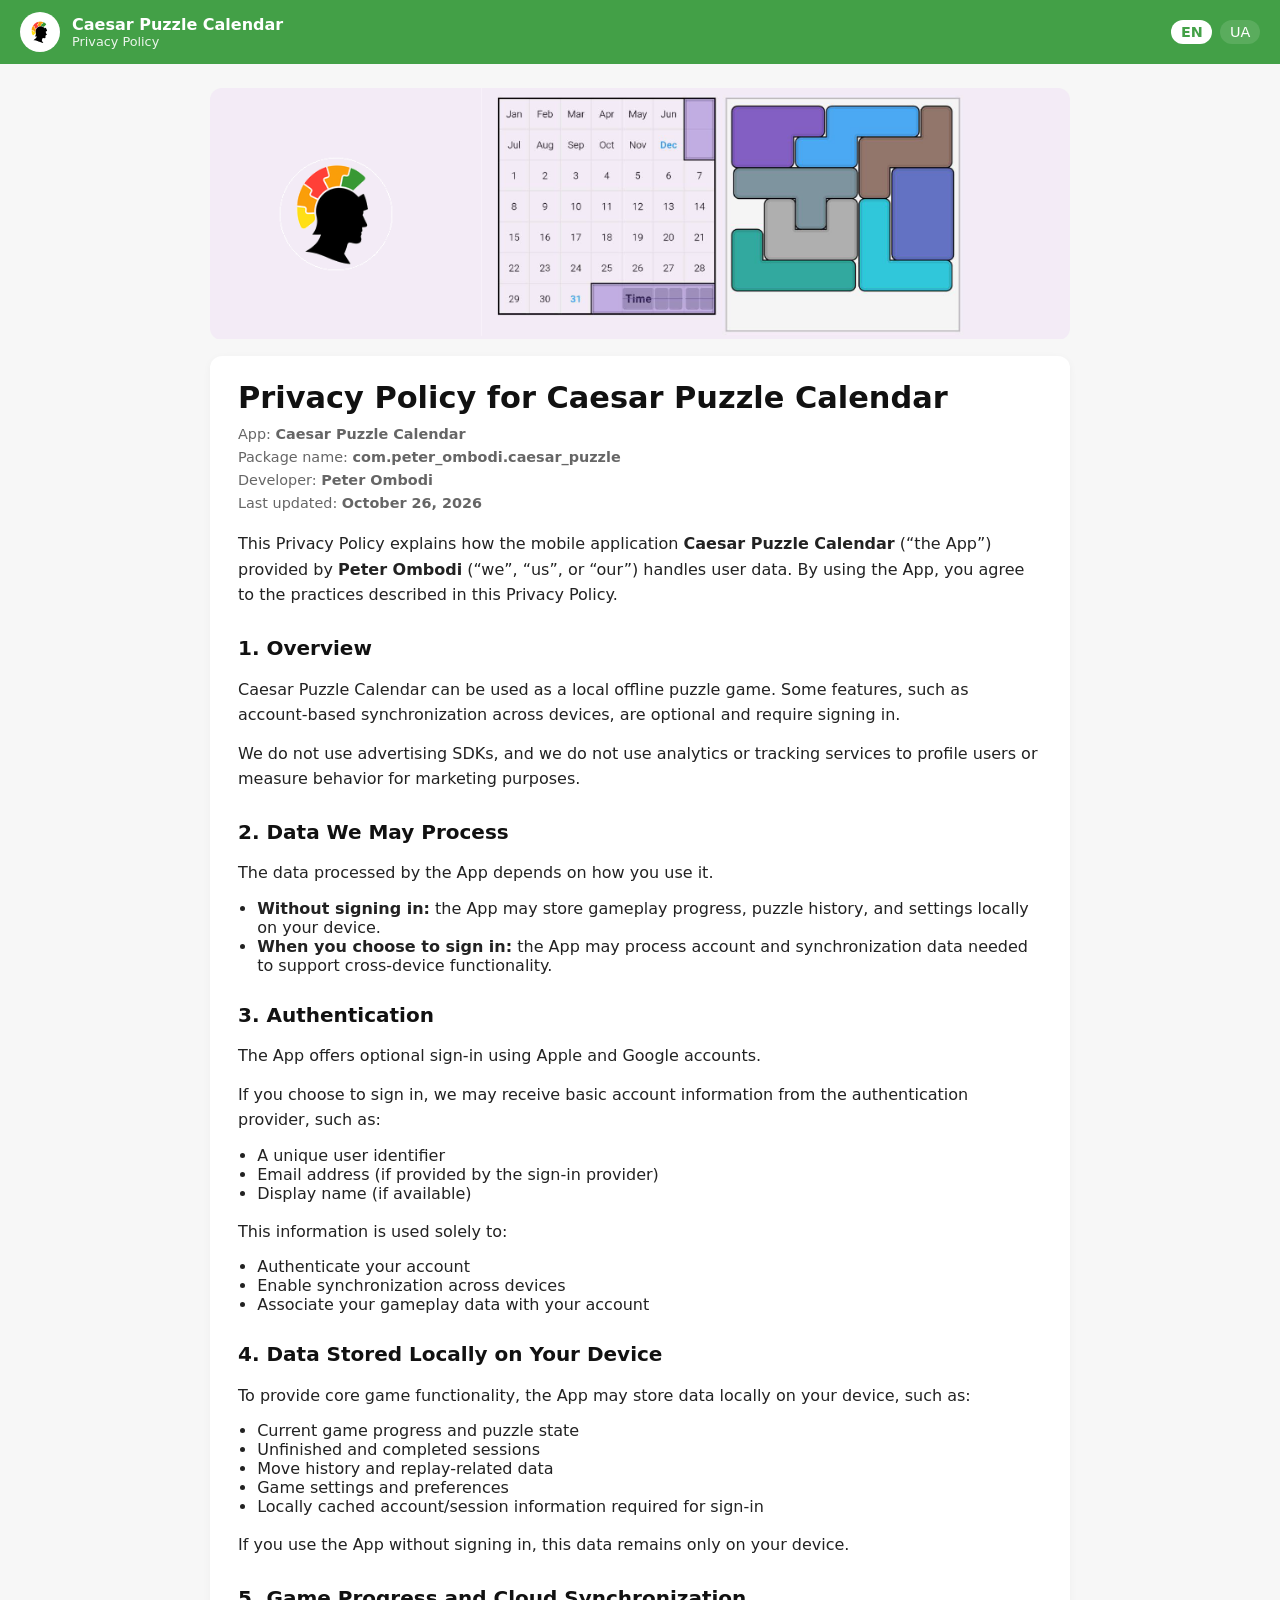
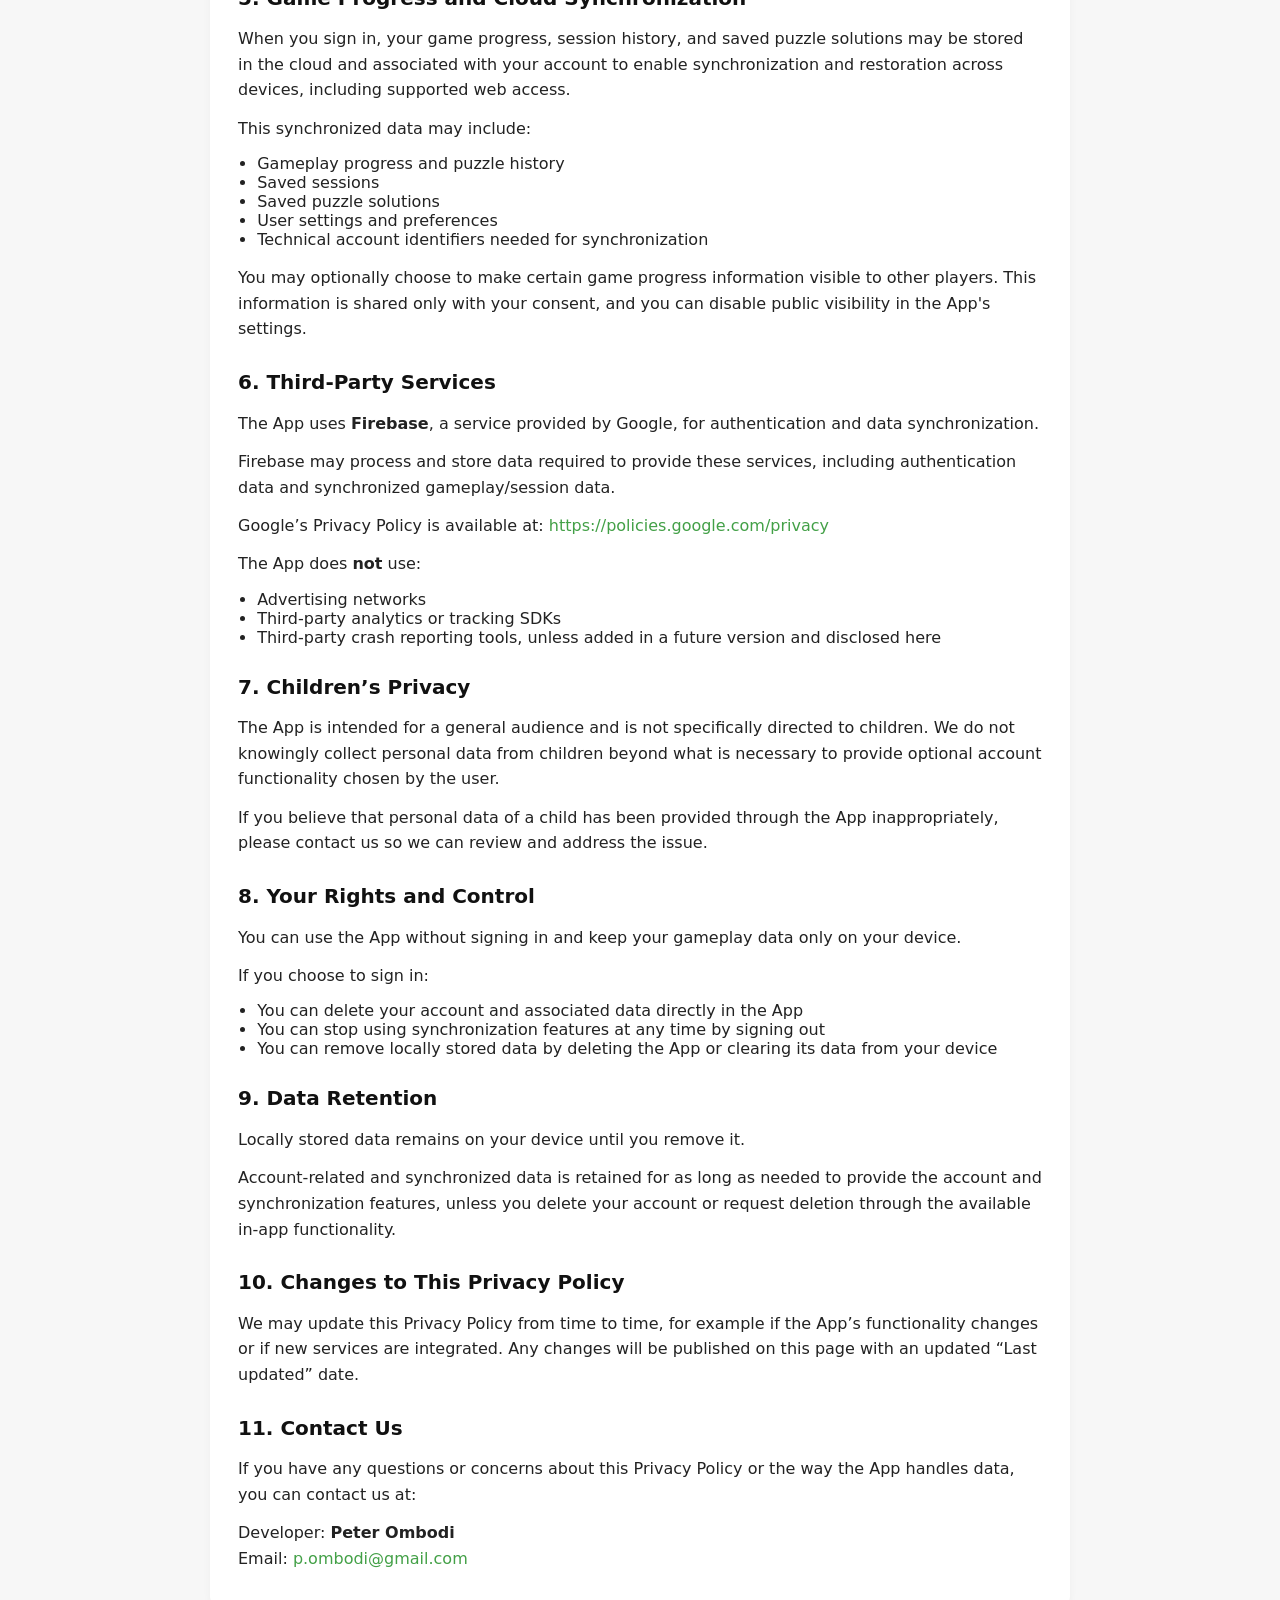
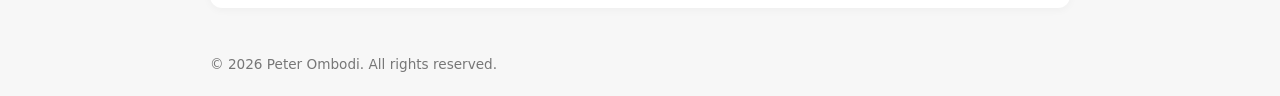
<file: index.html>
<!DOCTYPE html>
<html>
<head>
  <meta charset="UTF-8" />
  <title>Redirecting...</title>
  <meta http-equiv="refresh" content="0; url=en/" />
  <script>
    // Fallback for browsers that ignore meta refresh
    window.location.replace("en/");
  </script>
</head>
<body>
  <p>If you are not redirected automatically, <a href="en/">click here</a>.</p>
</body>
</html>
</file>
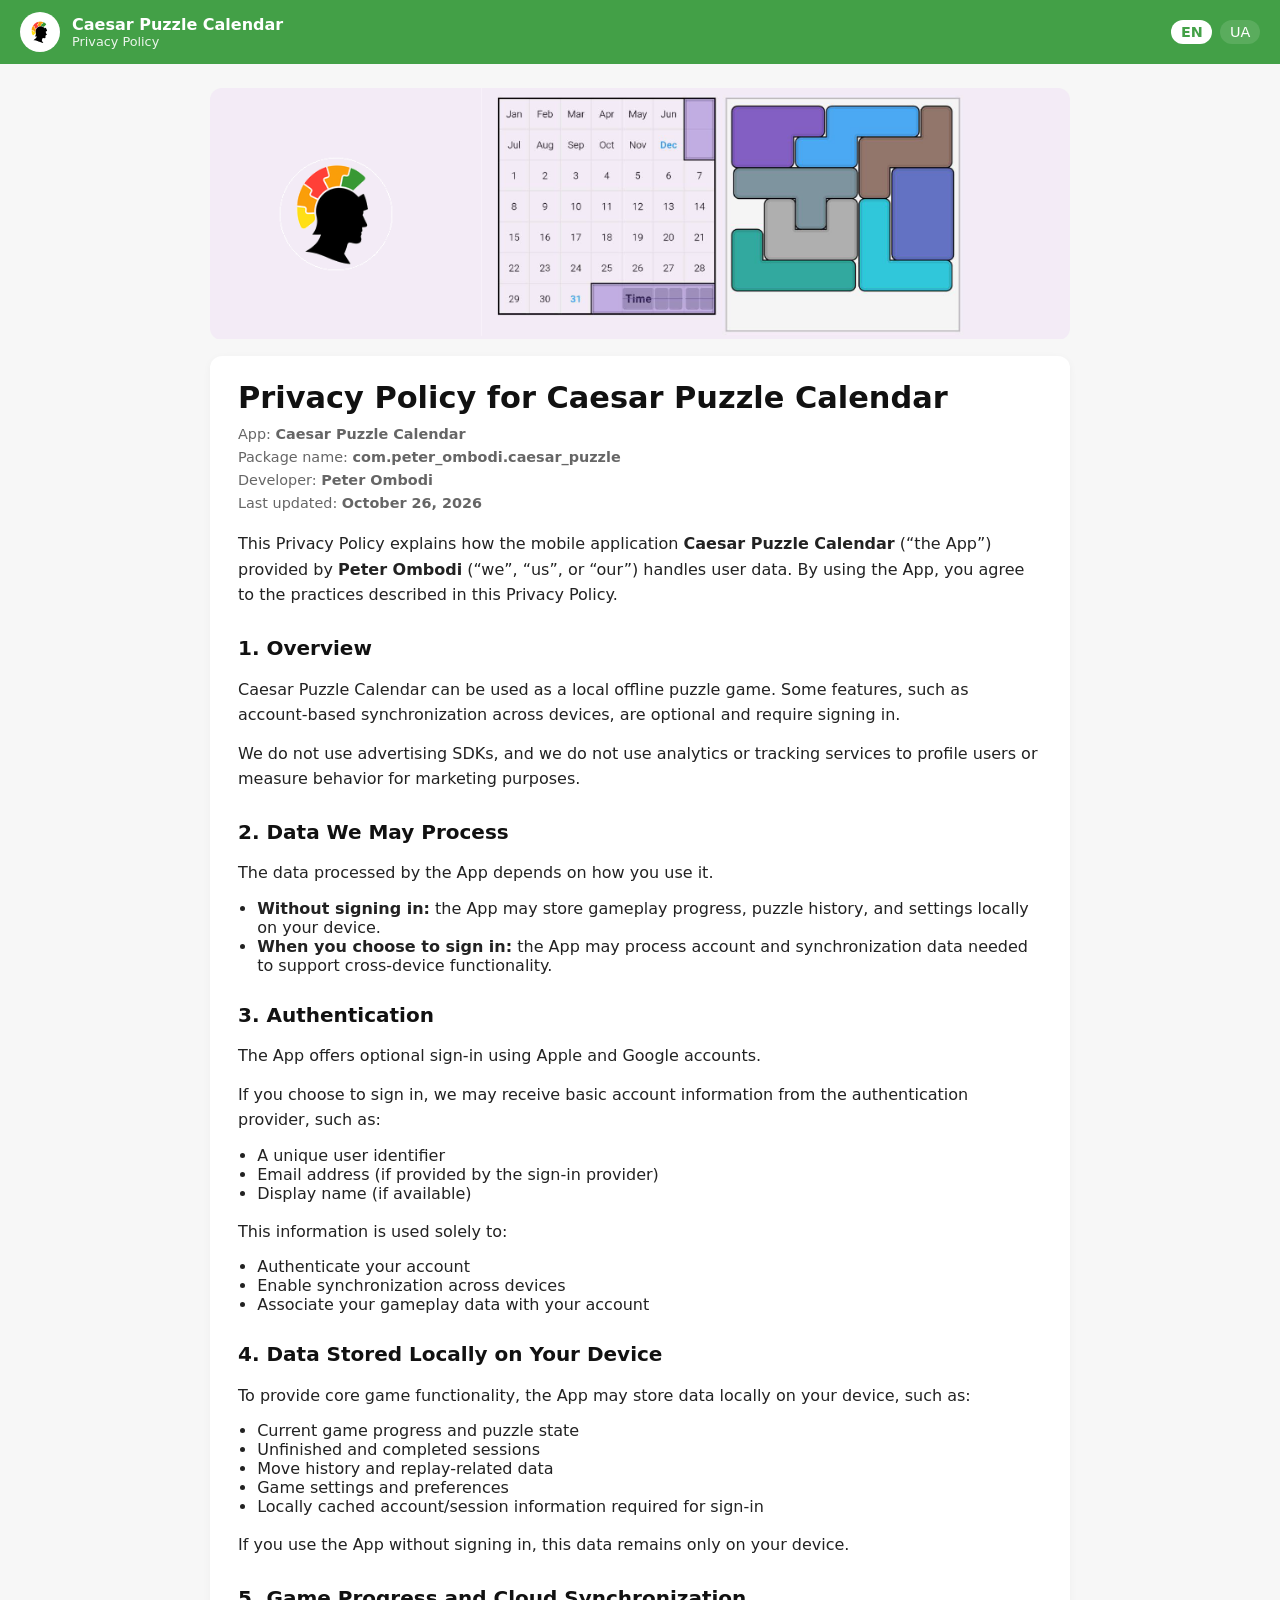
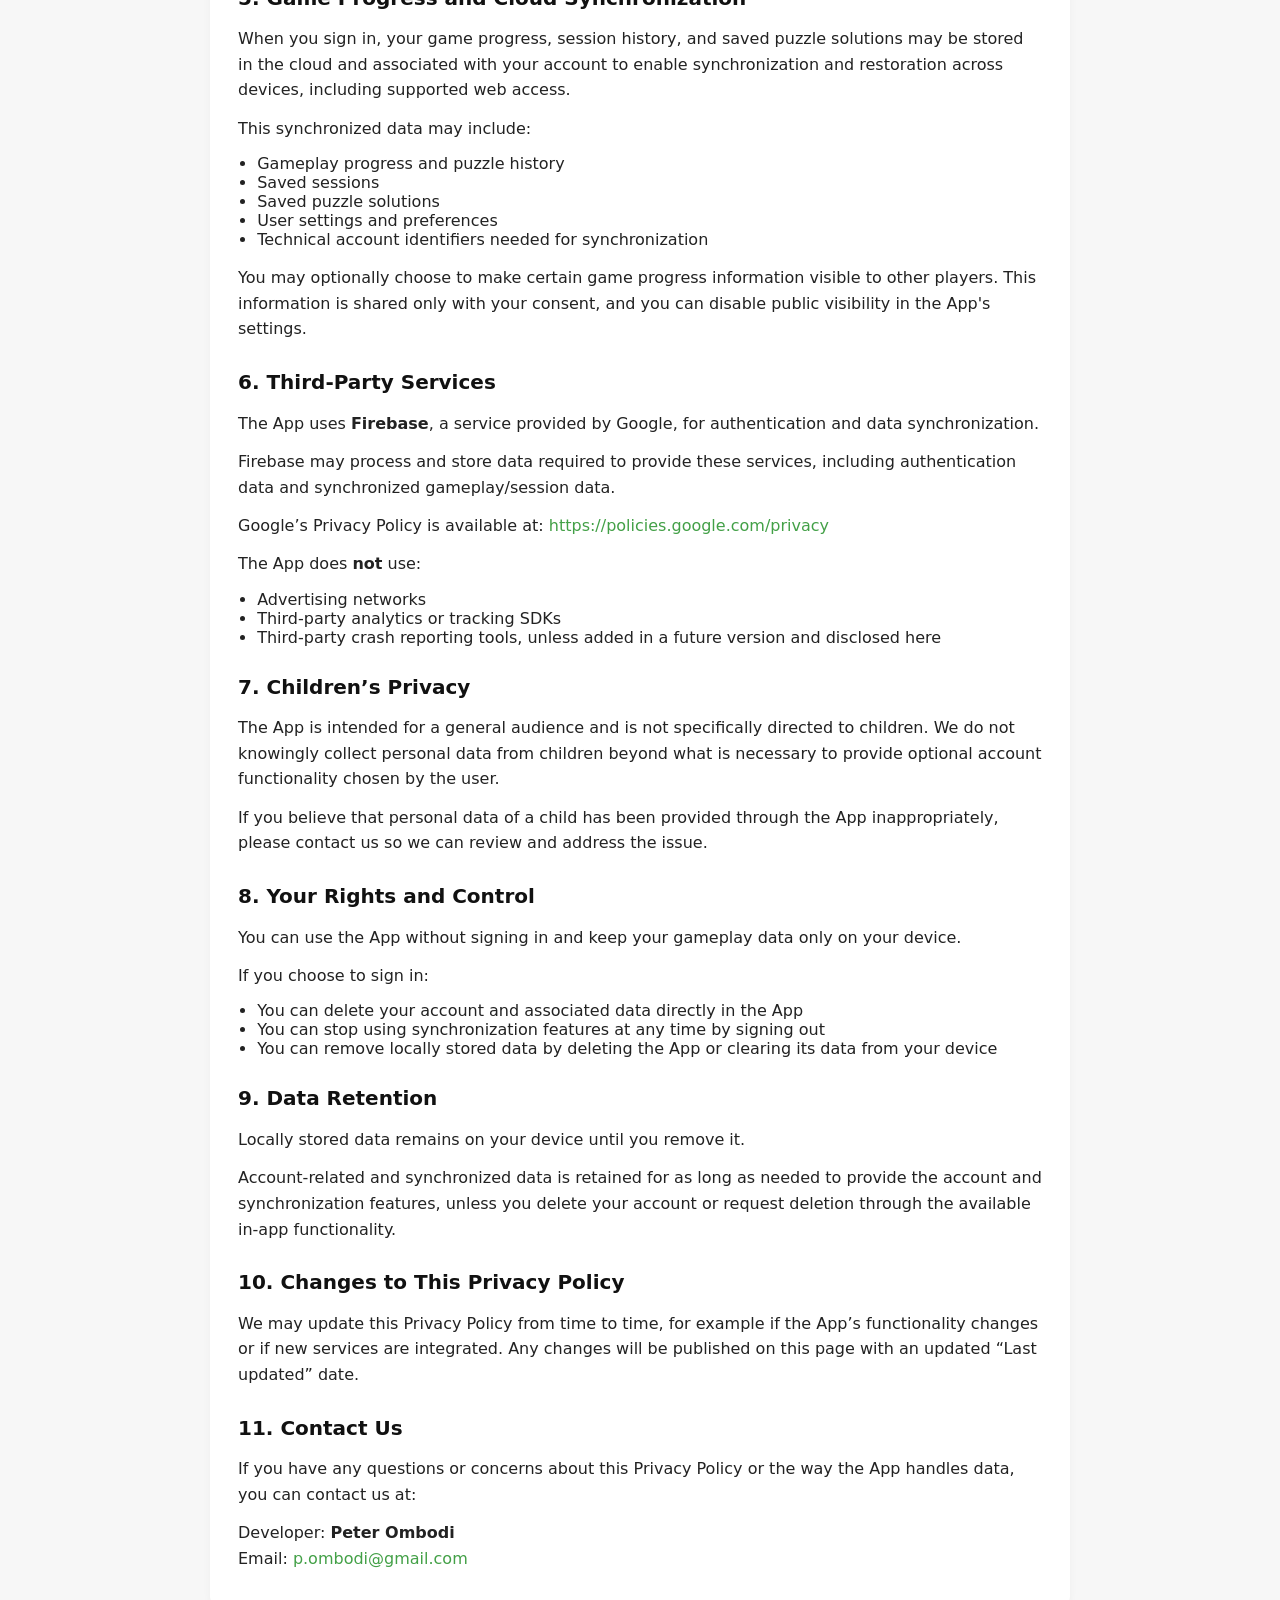
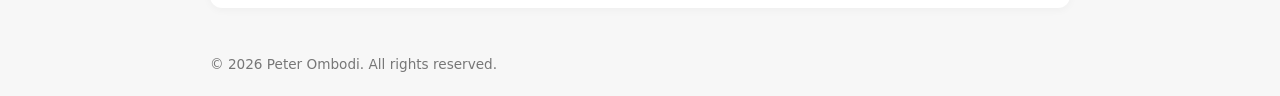
<file: en/index.html>
<!DOCTYPE html>
<html lang="en">
<head>
  <meta charset="UTF-8" />
  <title>Privacy Policy – Caesar Puzzle Calendar</title>
  <meta name="viewport" content="width=device-width, initial-scale=1.0" />
  <meta
    name="description"
    content="Privacy Policy for the Caesar Puzzle Calendar mobile application by Peter Ombodi."
  />
  <link rel="icon" type="image/png" href="../assets/favicon_64.png" />
  <style>
    :root {
      --accent: #43a047;
    }

    * {
      box-sizing: border-box;
    }

    body {
      margin: 0;
      font-family: system-ui, -apple-system, BlinkMacSystemFont, "Segoe UI",
        sans-serif;
      background-color: #f7f7f7;
      color: #222;
    }

    header {
      background: var(--accent);
      color: #fff;
      padding: 0.75rem 1.25rem;
      display: flex;
      align-items: center;
      justify-content: space-between;
    }

    .brand {
      display: flex;
      align-items: center;
      gap: 0.75rem;
    }

    .brand img.logo {
      width: 40px;
      height: 40px;
      border-radius: 50%;
      background: #fff;
      padding: 2px;
    }

    .brand-title {
      display: flex;
      flex-direction: column;
      line-height: 1.2;
    }

    .brand-title span:first-child {
      font-weight: 600;
    }

    nav.lang-switch {
      display: flex;
      gap: 0.5rem;
      font-size: 0.9rem;
    }

    nav.lang-switch a,
    nav.lang-switch span {
      padding: 0.25rem 0.6rem;
      border-radius: 999px;
      text-decoration: none;
    }

    nav.lang-switch a {
      background: rgba(255, 255, 255, 0.12);
      color: #fff;
    }

    nav.lang-switch a:hover {
      background: rgba(255, 255, 255, 0.22);
    }

    nav.lang-switch span.active {
      background: #fff;
      color: var(--accent);
      font-weight: 600;
    }

    .banner {
      max-width: 900px;
      margin: 1.5rem auto 0;
      padding: 0 1.25rem;
    }

    .banner img {
      width: 100%;
      max-width: 1024px;
      border-radius: 12px;
      display: block;
      margin: 0 auto;
    }

    main {
      max-width: 900px;
      margin: 1rem auto 3rem;
      padding: 0 1.25rem;
    }

    .card {
      background: #fff;
      border-radius: 12px;
      padding: 1.5rem 1.75rem;
      box-shadow: 0 2px 8px rgba(0, 0, 0, 0.04);
    }

    h1, h2 {
      color: #111;
    }

    h1 {
      font-size: 1.9rem;
      margin-top: 0;
      margin-bottom: 0.5rem;
    }

    h2 {
      margin-top: 1.75rem;
      font-size: 1.25rem;
    }

    p {
      margin: 0.3rem 0 0.8rem;
      line-height: 1.6;
    }

    .meta {
      font-size: 0.9rem;
      color: #666;
      margin-bottom: 1rem;
    }

    ul {
      padding-left: 1.2rem;
      margin-top: 0.2rem;
    }

    a {
      color: var(--accent);
      text-decoration: none;
    }

    a:hover {
      text-decoration: underline;
    }

    footer {
      max-width: 900px;
      margin: 0 auto 1.5rem;
      padding: 0 1.25rem;
      font-size: 0.85rem;
      color: #777;
    }
  </style>
</head>
<body>
  <header>
    <div class="brand">
      <img src="../assets/icon_512.png" alt="Caesar Puzzle Calendar logo" class="logo" />
      <div class="brand-title">
        <span>Caesar Puzzle Calendar</span>
        <span style="font-size: 0.8rem; opacity: 0.9;">Privacy Policy</span>
      </div>
    </div>
    <nav class="lang-switch" aria-label="Language switcher">
      <span class="active">EN</span>
      <a href="../ua/">UA</a>
    </nav>
  </header>

  <div class="banner">
    <img src="../assets/banner.png" alt="Caesar Puzzle Calendar banner" />
  </div>

  <main>
    <section class="card">
      <h1>Privacy Policy for Caesar Puzzle Calendar</h1>
      <p class="meta">
        App: <strong>Caesar Puzzle Calendar</strong><br />
        Package name: <strong>com.peter_ombodi.caesar_puzzle</strong><br />
        Developer: <strong>Peter Ombodi</strong><br />
        Last updated: <strong>October 26, 2026</strong>
      </p>

      <p>
        This Privacy Policy explains how the mobile application
        <strong>Caesar Puzzle Calendar</strong> (“the App”) provided by
        <strong>Peter Ombodi</strong> (“we”, “us”, or “our”) handles user data.
        By using the App, you agree to the practices described in this Privacy Policy.
      </p>

      <h2>1. Overview</h2>
      <p>
        Caesar Puzzle Calendar can be used as a local offline puzzle game.
        Some features, such as account-based synchronization across devices,
        are optional and require signing in.
      </p>
      <p>
        We do not use advertising SDKs, and we do not use analytics or tracking
        services to profile users or measure behavior for marketing purposes.
      </p>

      <h2>2. Data We May Process</h2>
      <p>
        The data processed by the App depends on how you use it.
      </p>
      <ul>
        <li>
          <strong>Without signing in:</strong> the App may store gameplay progress,
          puzzle history, and settings locally on your device.
        </li>
        <li>
          <strong>When you choose to sign in:</strong> the App may process account
          and synchronization data needed to support cross-device functionality.
        </li>
      </ul>

      <h2>3. Authentication</h2>
      <p>
        The App offers optional sign-in using Apple and Google accounts.
      </p>
      <p>
        If you choose to sign in, we may receive basic account information from the
        authentication provider, such as:
      </p>
      <ul>
        <li>A unique user identifier</li>
        <li>Email address (if provided by the sign-in provider)</li>
        <li>Display name (if available)</li>
      </ul>
      <p>
        This information is used solely to:
      </p>
      <ul>
        <li>Authenticate your account</li>
        <li>Enable synchronization across devices</li>
        <li>Associate your gameplay data with your account</li>
      </ul>

      <h2>4. Data Stored Locally on Your Device</h2>
      <p>
        To provide core game functionality, the App may store data locally on your device, such as:
      </p>
      <ul>
        <li>Current game progress and puzzle state</li>
        <li>Unfinished and completed sessions</li>
        <li>Move history and replay-related data</li>
        <li>Game settings and preferences</li>
        <li>Locally cached account/session information required for sign-in</li>
      </ul>
      <p>
        If you use the App without signing in, this data remains only on your device.
      </p>

      <h2>5. Game Progress and Cloud Synchronization</h2>
      <p>
        When you sign in, your game progress, session history, and saved puzzle
        solutions may be stored in the cloud and associated with your account
        to enable synchronization and restoration across devices, including
        supported web access.
      </p>
      <p>
        This synchronized data may include:
      </p>
      <ul>
        <li>Gameplay progress and puzzle history</li>
        <li>Saved sessions</li>
        <li>Saved puzzle solutions</li>
        <li>User settings and preferences</li>
        <li>Technical account identifiers needed for synchronization</li>
      </ul>

      <p>
        You may optionally choose to make certain game progress information visible
        to other players. This information is shared only with your consent, and
        you can disable public visibility in the App's settings.
      </p>

      <h2>6. Third-Party Services</h2>
      <p>
        The App uses <strong>Firebase</strong>, a service provided by Google, for
        authentication and data synchronization.
      </p>
      <p>
        Firebase may process and store data required to provide these services,
        including authentication data and synchronized gameplay/session data.
      </p>
      <p>
        Google’s Privacy Policy is available at:
        <a href="https://policies.google.com/privacy">https://policies.google.com/privacy</a>
      </p>
      <p>
        The App does <strong>not</strong> use:
      </p>
      <ul>
        <li>Advertising networks</li>
        <li>Third-party analytics or tracking SDKs</li>
        <li>Third-party crash reporting tools, unless added in a future version and disclosed here</li>
      </ul>

      <h2>7. Children’s Privacy</h2>
      <p>
        The App is intended for a general audience and is not specifically directed to children.
        We do not knowingly collect personal data from children beyond what is necessary to provide
        optional account functionality chosen by the user.
      </p>
      <p>
        If you believe that personal data of a child has been provided through the App inappropriately,
        please contact us so we can review and address the issue.
      </p>

      <h2>8. Your Rights and Control</h2>
      <p>
        You can use the App without signing in and keep your gameplay data only on your device.
      </p>
      <p>
        If you choose to sign in:
      </p>
      <ul>
        <li>You can delete your account and associated data directly in the App</li>
        <li>You can stop using synchronization features at any time by signing out</li>
        <li>You can remove locally stored data by deleting the App or clearing its data from your device</li>
      </ul>

      <h2>9. Data Retention</h2>
      <p>
        Locally stored data remains on your device until you remove it.
      </p>
      <p>
        Account-related and synchronized data is retained for as long as needed to provide
        the account and synchronization features, unless you delete your account or request deletion
        through the available in-app functionality.
      </p>

      <h2>10. Changes to This Privacy Policy</h2>
      <p>
        We may update this Privacy Policy from time to time, for example if the App’s
        functionality changes or if new services are integrated. Any changes will be published
        on this page with an updated “Last updated” date.
      </p>

      <h2>11. Contact Us</h2>
      <p>
        If you have any questions or concerns about this Privacy Policy or the way the App handles data,
        you can contact us at:
      </p>
      <p>
        Developer: <strong>Peter Ombodi</strong><br />
        Email: <a href="mailto:p.ombodi@gmail.com">p.ombodi@gmail.com</a>
      </p>
    </section>
  </main>

  <footer>
    © <span id="year"></span> Peter Ombodi. All rights reserved.
  </footer>

  <script>
    document.getElementById("year").textContent = new Date().getFullYear();
  </script>
</body>
</html>
</file>
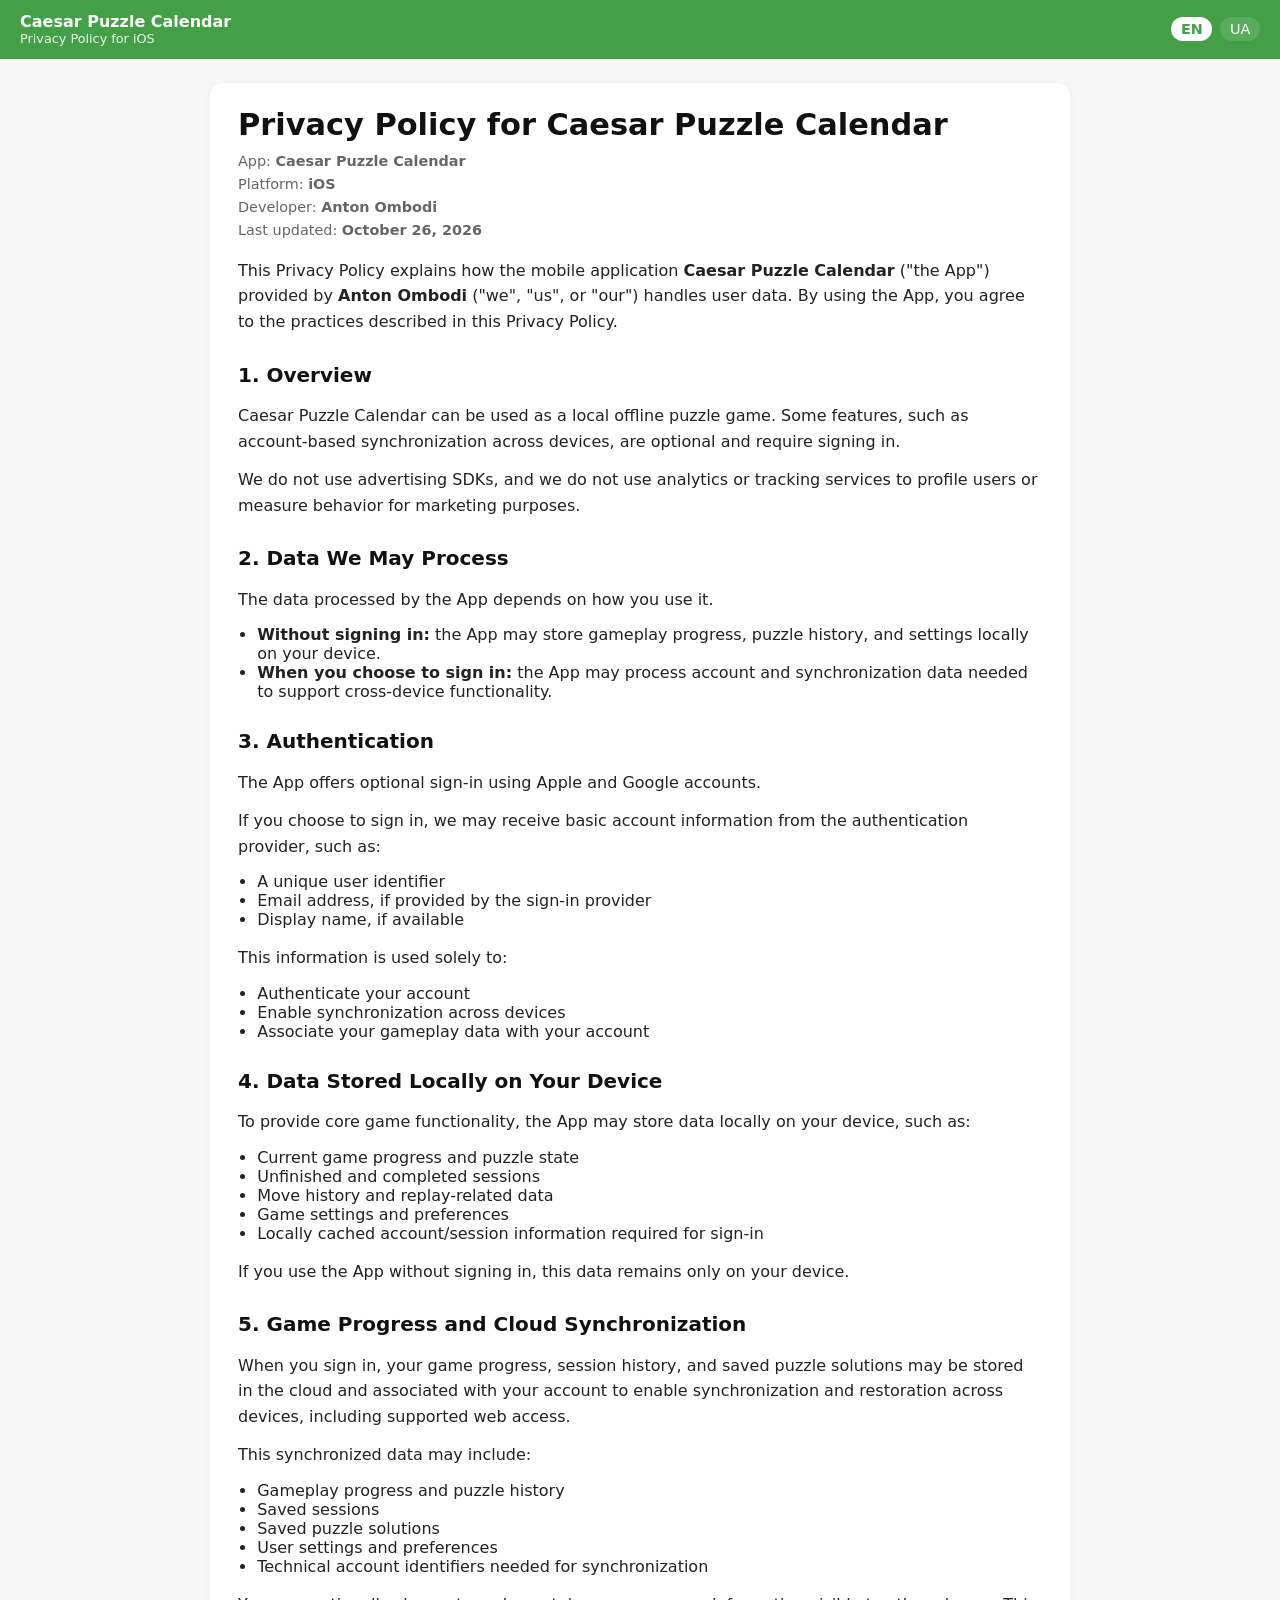
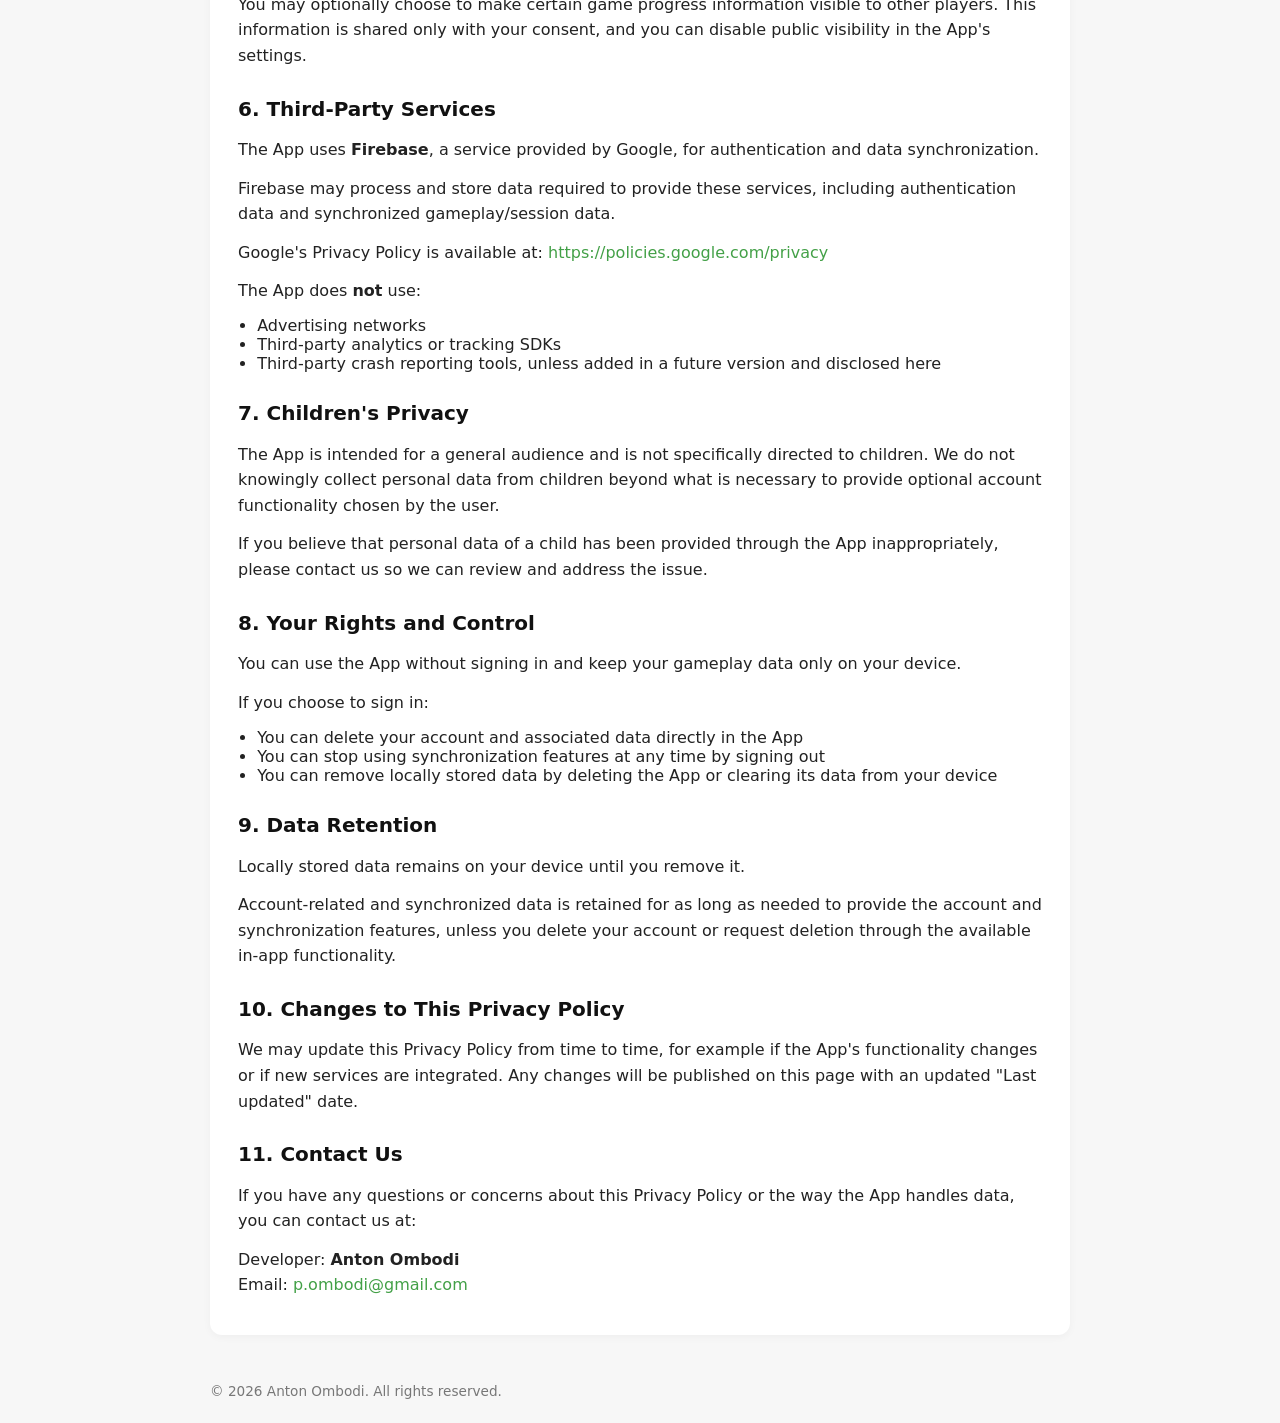
<file: ios/index.html>
<!DOCTYPE html>
<html>
<head>
  <meta charset="UTF-8" />
  <title>Redirecting...</title>
  <meta http-equiv="refresh" content="0; url=en/" />
  <script>
    window.location.replace("en/");
  </script>
</head>
<body>
  <p>If you are not redirected automatically, <a href="en/">click here</a>.</p>
</body>
</html>
</file>
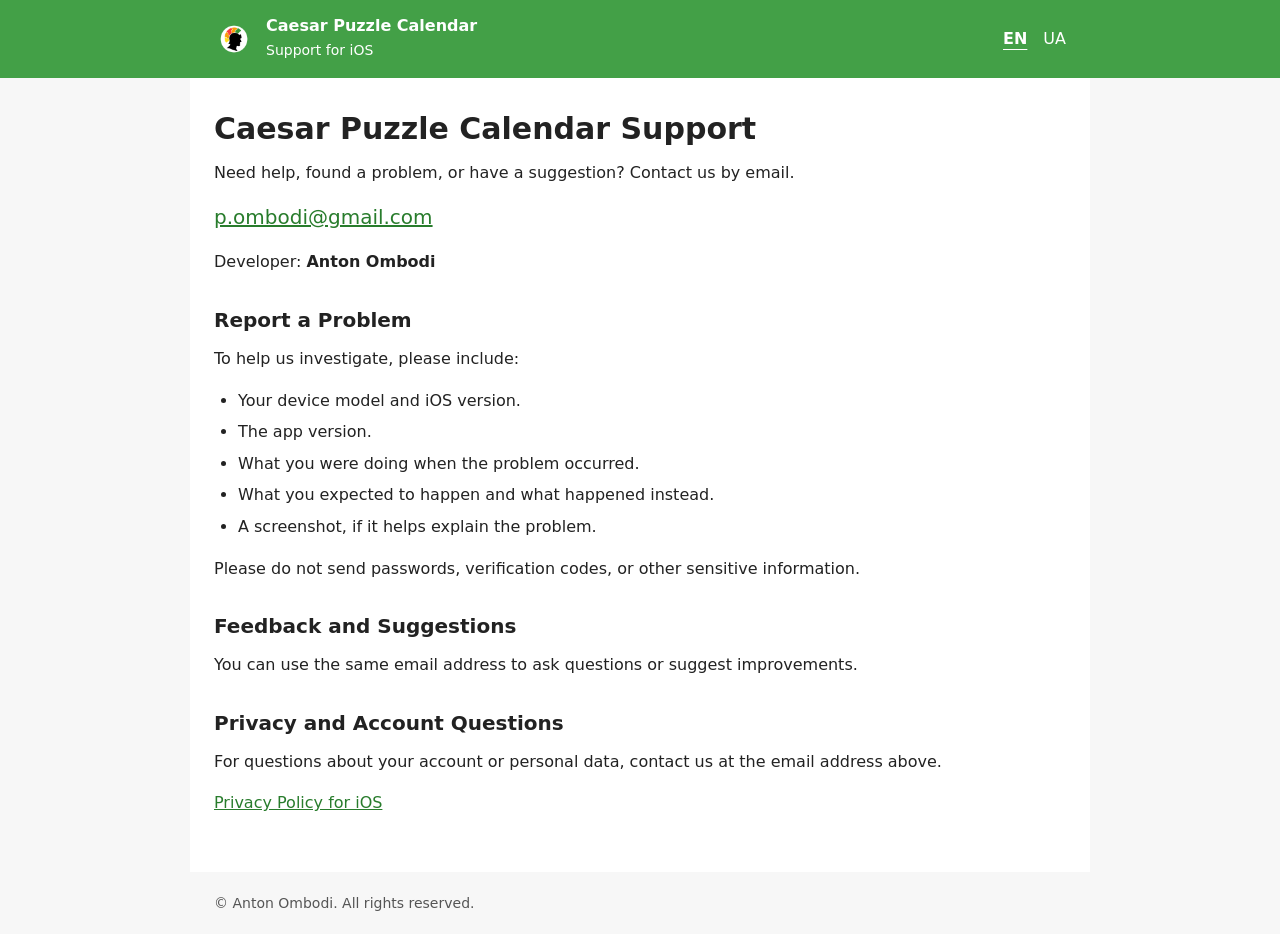
<file: support/index.html>
<!DOCTYPE html>
<html lang="en">
<head>
  <meta charset="UTF-8" />
  <meta name="viewport" content="width=device-width, initial-scale=1" />
  <title>Support - Caesar Puzzle Calendar</title>
  <meta http-equiv="refresh" content="0; url=en/" />
  <script>window.location.replace("en/");</script>
</head>
<body>
  <p><a href="en/">Caesar Puzzle Calendar Support</a></p>
</body>
</html>
</file>
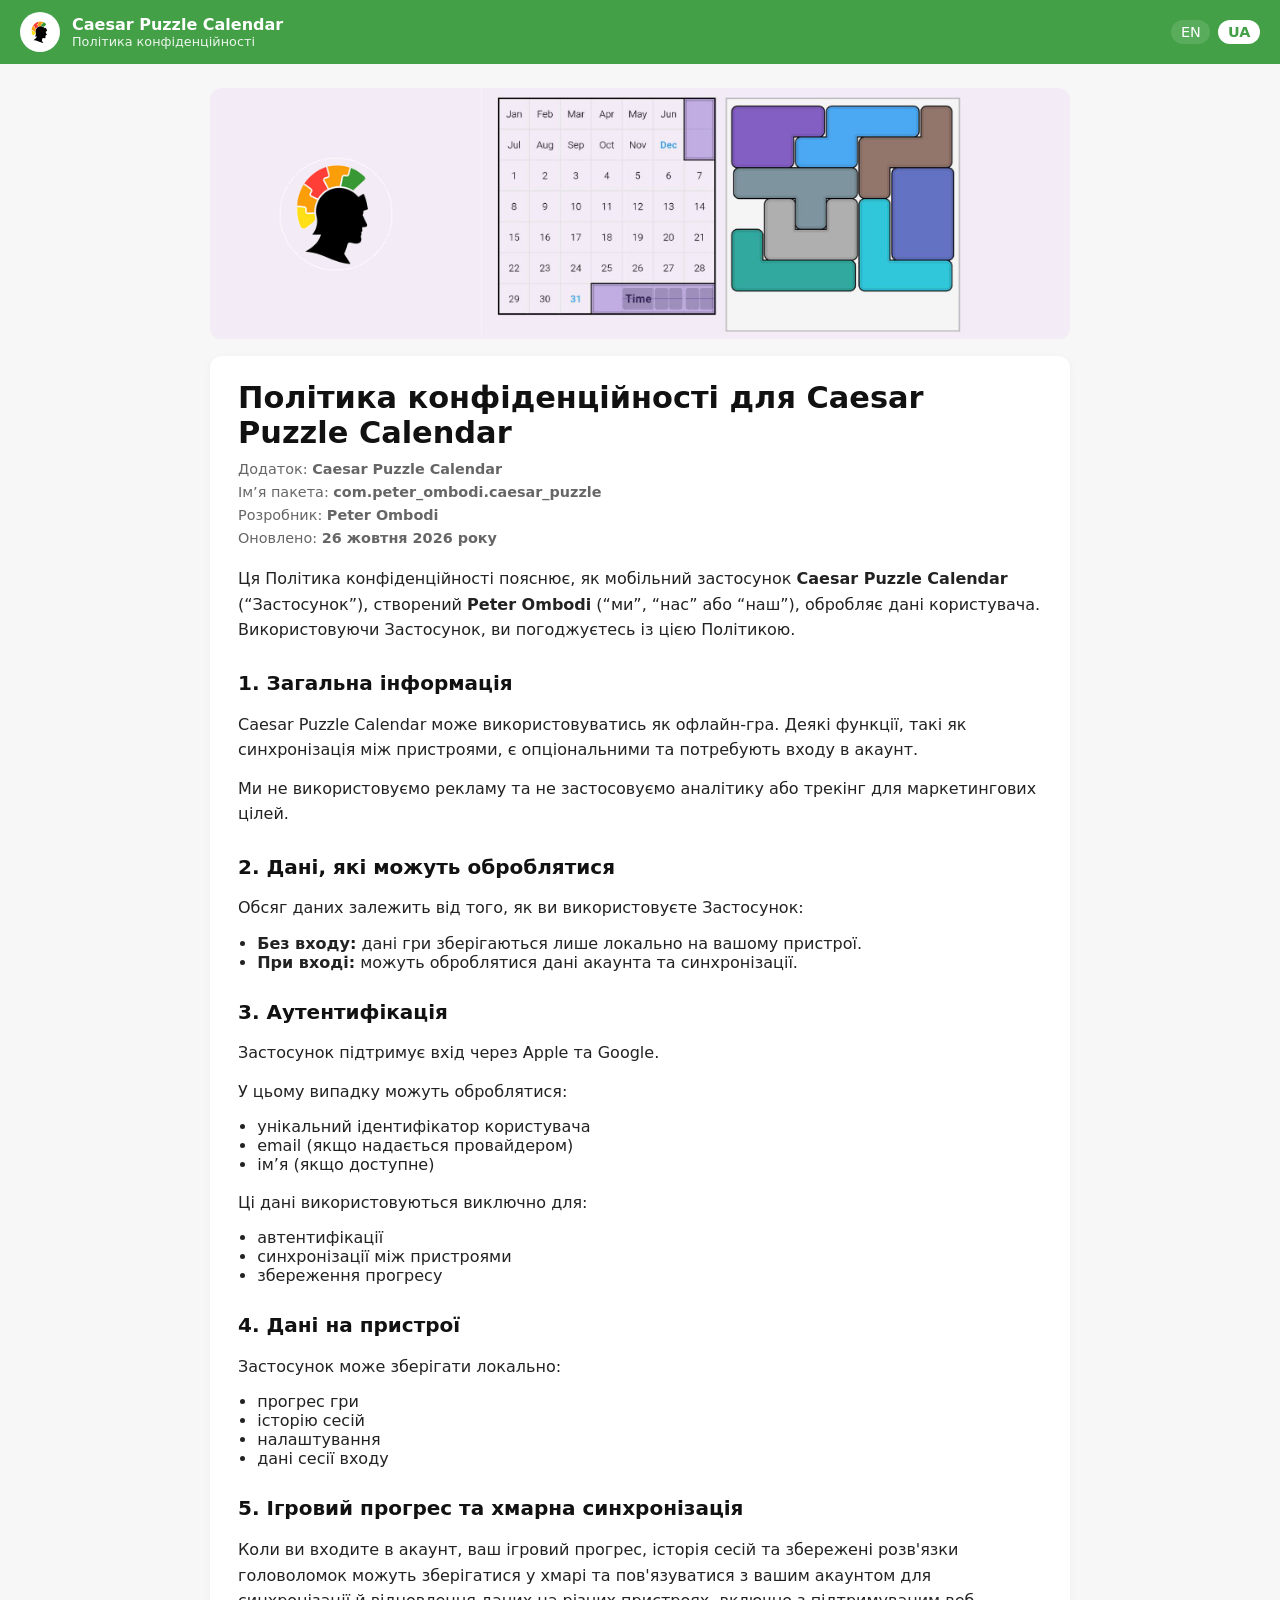
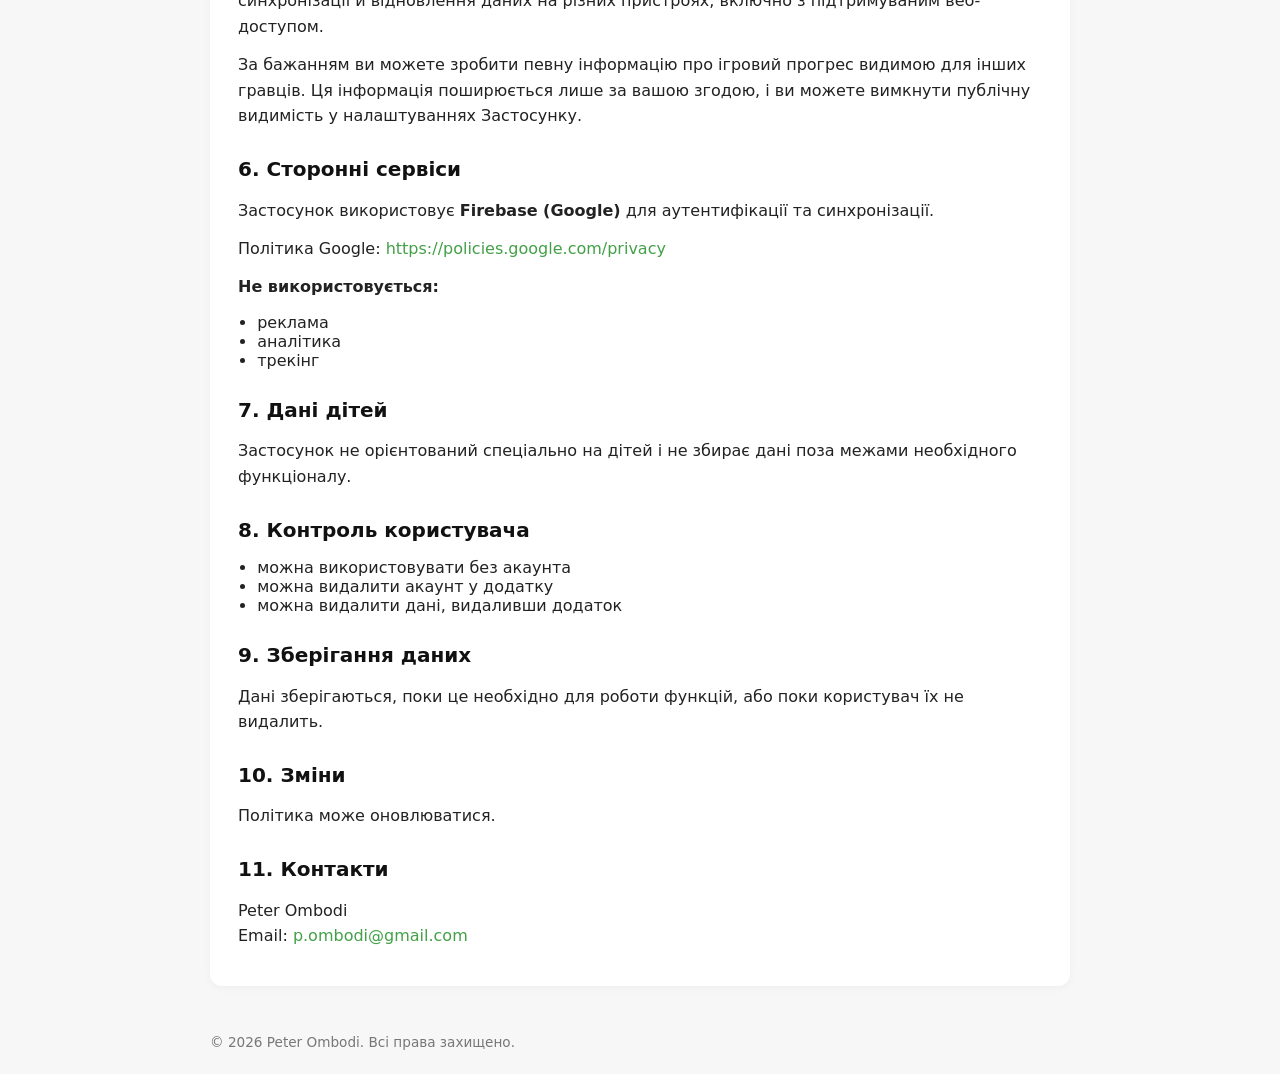
<file: ua/index.html>
<!DOCTYPE html>
<html lang="uk">
<head>
  <meta charset="UTF-8" />
  <title>Політика конфіденційності – Caesar Puzzle Calendar</title>
  <meta name="viewport" content="width=device-width, initial-scale=1.0" />
  <meta
    name="description"
    content="Політика конфіденційності мобільного застосунку Caesar Puzzle Calendar від Peter Ombodi."
  />
  <link rel="icon" type="image/png" href="../assets/favicon_64.png" />
  <style>
    :root {
      --accent: #43a047;
    }

    * {
      box-sizing: border-box;
    }

    body {
      margin: 0;
      font-family: system-ui, -apple-system, BlinkMacSystemFont, "Segoe UI",
        sans-serif;
      background-color: #f7f7f7;
      color: #222;
    }

    header {
      background: var(--accent);
      color: #fff;
      padding: 0.75rem 1.25rem;
      display: flex;
      align-items: center;
      justify-content: space-between;
    }

    .brand {
      display: flex;
      align-items: center;
      gap: 0.75rem;
    }

    .brand img.logo {
      width: 40px;
      height: 40px;
      border-radius: 50%;
      background: #fff;
      padding: 2px;
    }

    .brand-title {
      display: flex;
      flex-direction: column;
      line-height: 1.2;
    }

    .brand-title span:first-child {
      font-weight: 600;
    }

    nav.lang-switch {
      display: flex;
      gap: 0.5rem;
      font-size: 0.9rem;
    }

    nav.lang-switch a,
    nav.lang-switch span {
      padding: 0.25rem 0.6rem;
      border-radius: 999px;
      text-decoration: none;
    }

    nav.lang-switch a {
      background: rgba(255, 255, 255, 0.12);
      color: #fff;
    }

    nav.lang-switch a:hover {
      background: rgba(255, 255, 255, 0.22);
    }

    nav.lang-switch span.active {
      background: #fff;
      color: var(--accent);
      font-weight: 600;
    }

    .banner {
      max-width: 900px;
      margin: 1.5rem auto 0;
      padding: 0 1.25rem;
    }

    .banner img {
      width: 100%;
      max-width: 1024px;
      border-radius: 12px;
      display: block;
      margin: 0 auto;
    }

    main {
      max-width: 900px;
      margin: 1rem auto 3rem;
      padding: 0 1.25rem;
    }

    .card {
      background: #fff;
      border-radius: 12px;
      padding: 1.5rem 1.75rem;
      box-shadow: 0 2px 8px rgba(0, 0, 0, 0.04);
    }

    h1, h2 {
      color: #111;
    }

    h1 {
      font-size: 1.9rem;
      margin-top: 0;
      margin-bottom: 0.5rem;
    }

    h2 {
      margin-top: 1.75rem;
      font-size: 1.25rem;
    }

    p {
      margin: 0.3rem 0 0.8rem;
      line-height: 1.6;
    }

    .meta {
      font-size: 0.9rem;
      color: #666;
      margin-bottom: 1rem;
    }

    ul {
      padding-left: 1.2rem;
      margin-top: 0.2rem;
    }

    a {
      color: var(--accent);
      text-decoration: none;
    }

    a:hover {
      text-decoration: underline;
    }

    footer {
      max-width: 900px;
      margin: 0 auto 1.5rem;
      padding: 0 1.25rem;
      font-size: 0.85rem;
      color: #777;
    }
  </style>
</head>
<body>
  <header>
    <div class="brand">
      <img src="../assets/icon_512.png" alt="Логотип Caesar Puzzle Calendar" class="logo" />
      <div class="brand-title">
        <span>Caesar Puzzle Calendar</span>
        <span style="font-size: 0.8rem; opacity: 0.9;">Політика конфіденційності</span>
      </div>
    </div>
    <nav class="lang-switch" aria-label="Перемикач мови">
      <a href="../en/">EN</a>
      <span class="active">UA</span>
    </nav>
  </header>

  <div class="banner">
    <img src="../assets/banner.png" alt="Банер Caesar Puzzle Calendar" />
  </div>

  <main>
    <section class="card">
  <h1>Політика конфіденційності для Caesar Puzzle Calendar</h1>

  <p class="meta">
    Додаток: <strong>Caesar Puzzle Calendar</strong><br />
    Ім’я пакета: <strong>com.peter_ombodi.caesar_puzzle</strong><br />
    Розробник: <strong>Peter Ombodi</strong><br />
    Оновлено: <strong>26 жовтня 2026 року</strong>
  </p>

  <p>
    Ця Політика конфіденційності пояснює, як мобільний застосунок
    <strong>Caesar Puzzle Calendar</strong> (“Застосунок”), створений
    <strong>Peter Ombodi</strong> (“ми”, “нас” або “наш”), обробляє дані
    користувача. Використовуючи Застосунок, ви погоджуєтесь із цією Політикою.
  </p>

  <h2>1. Загальна інформація</h2>
  <p>
    Caesar Puzzle Calendar може використовуватись як офлайн-гра.
    Деякі функції, такі як синхронізація між пристроями,
    є опціональними та потребують входу в акаунт.
  </p>
  <p>
    Ми не використовуємо рекламу та не застосовуємо аналітику
    або трекінг для маркетингових цілей.
  </p>

  <h2>2. Дані, які можуть оброблятися</h2>
  <p>Обсяг даних залежить від того, як ви використовуєте Застосунок:</p>
  <ul>
    <li>
      <strong>Без входу:</strong> дані гри зберігаються лише локально
      на вашому пристрої.
    </li>
    <li>
      <strong>При вході:</strong> можуть оброблятися дані акаунта
      та синхронізації.
    </li>
  </ul>

  <h2>3. Аутентифікація</h2>
  <p>
    Застосунок підтримує вхід через Apple та Google.
  </p>
  <p>У цьому випадку можуть оброблятися:</p>
  <ul>
    <li>унікальний ідентифікатор користувача</li>
    <li>email (якщо надається провайдером)</li>
    <li>ім’я (якщо доступне)</li>
  </ul>
  <p>Ці дані використовуються виключно для:</p>
  <ul>
    <li>автентифікації</li>
    <li>синхронізації між пристроями</li>
    <li>збереження прогресу</li>
  </ul>

  <h2>4. Дані на пристрої</h2>
  <p>Застосунок може зберігати локально:</p>
  <ul>
    <li>прогрес гри</li>
    <li>історію сесій</li>
    <li>налаштування</li>
    <li>дані сесії входу</li>
  </ul>

  <h2>5. Ігровий прогрес та хмарна синхронізація</h2>
  <p>
    Коли ви входите в акаунт, ваш ігровий прогрес, історія сесій та збережені
    розв'язки головоломок можуть зберігатися у хмарі та пов'язуватися з вашим
    акаунтом для синхронізації й відновлення даних на різних пристроях,
    включно з підтримуваним веб-доступом.
  </p>

  <p>
    За бажанням ви можете зробити певну інформацію про ігровий прогрес
    видимою для інших гравців. Ця інформація поширюється лише за вашою
    згодою, і ви можете вимкнути публічну видимість у налаштуваннях Застосунку.
  </p>

  <h2>6. Сторонні сервіси</h2>
  <p>
    Застосунок використовує <strong>Firebase (Google)</strong>
    для аутентифікації та синхронізації.
  </p>
  <p>
    Політика Google:
    <a href="https://policies.google.com/privacy">https://policies.google.com/privacy</a>
  </p>

  <p><strong>Не використовується:</strong></p>
  <ul>
    <li>реклама</li>
    <li>аналітика</li>
    <li>трекінг</li>
  </ul>

  <h2>7. Дані дітей</h2>
  <p>
    Застосунок не орієнтований спеціально на дітей і не збирає
    дані поза межами необхідного функціоналу.
  </p>

  <h2>8. Контроль користувача</h2>
  <ul>
    <li>можна використовувати без акаунта</li>
    <li>можна видалити акаунт у додатку</li>
    <li>можна видалити дані, видаливши додаток</li>
  </ul>

  <h2>9. Зберігання даних</h2>
  <p>
    Дані зберігаються, поки це необхідно для роботи функцій,
    або поки користувач їх не видалить.
  </p>

  <h2>10. Зміни</h2>
  <p>
    Політика може оновлюватися.
  </p>

  <h2>11. Контакти</h2>
  <p>
    Peter Ombodi<br />
    Email: <a href="mailto:p.ombodi@gmail.com">p.ombodi@gmail.com</a>
  </p>
</section>
  </main>

  <footer>
    © <span id="year"></span> Peter Ombodi. Всі права захищено.
  </footer>

  <script>
    document.getElementById("year").textContent = new Date().getFullYear();
  </script>
</body>
</html>
</file>
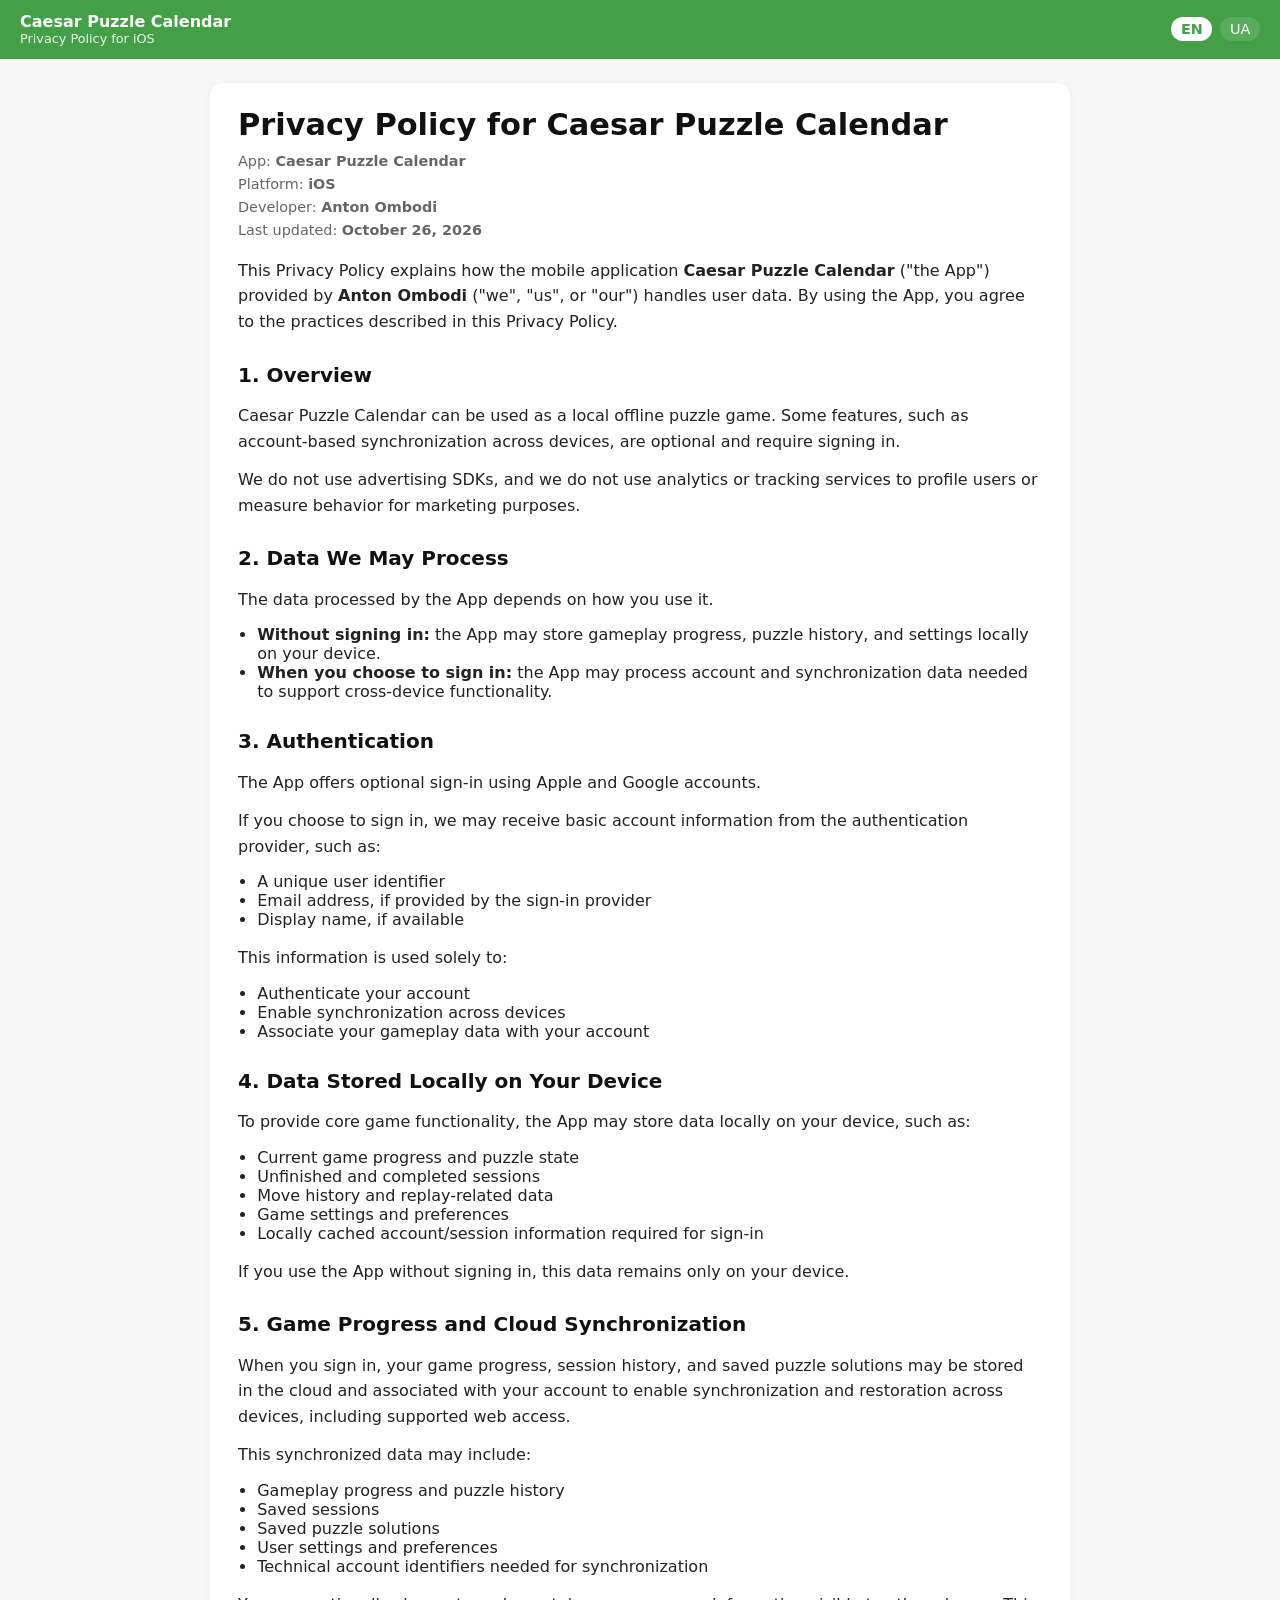
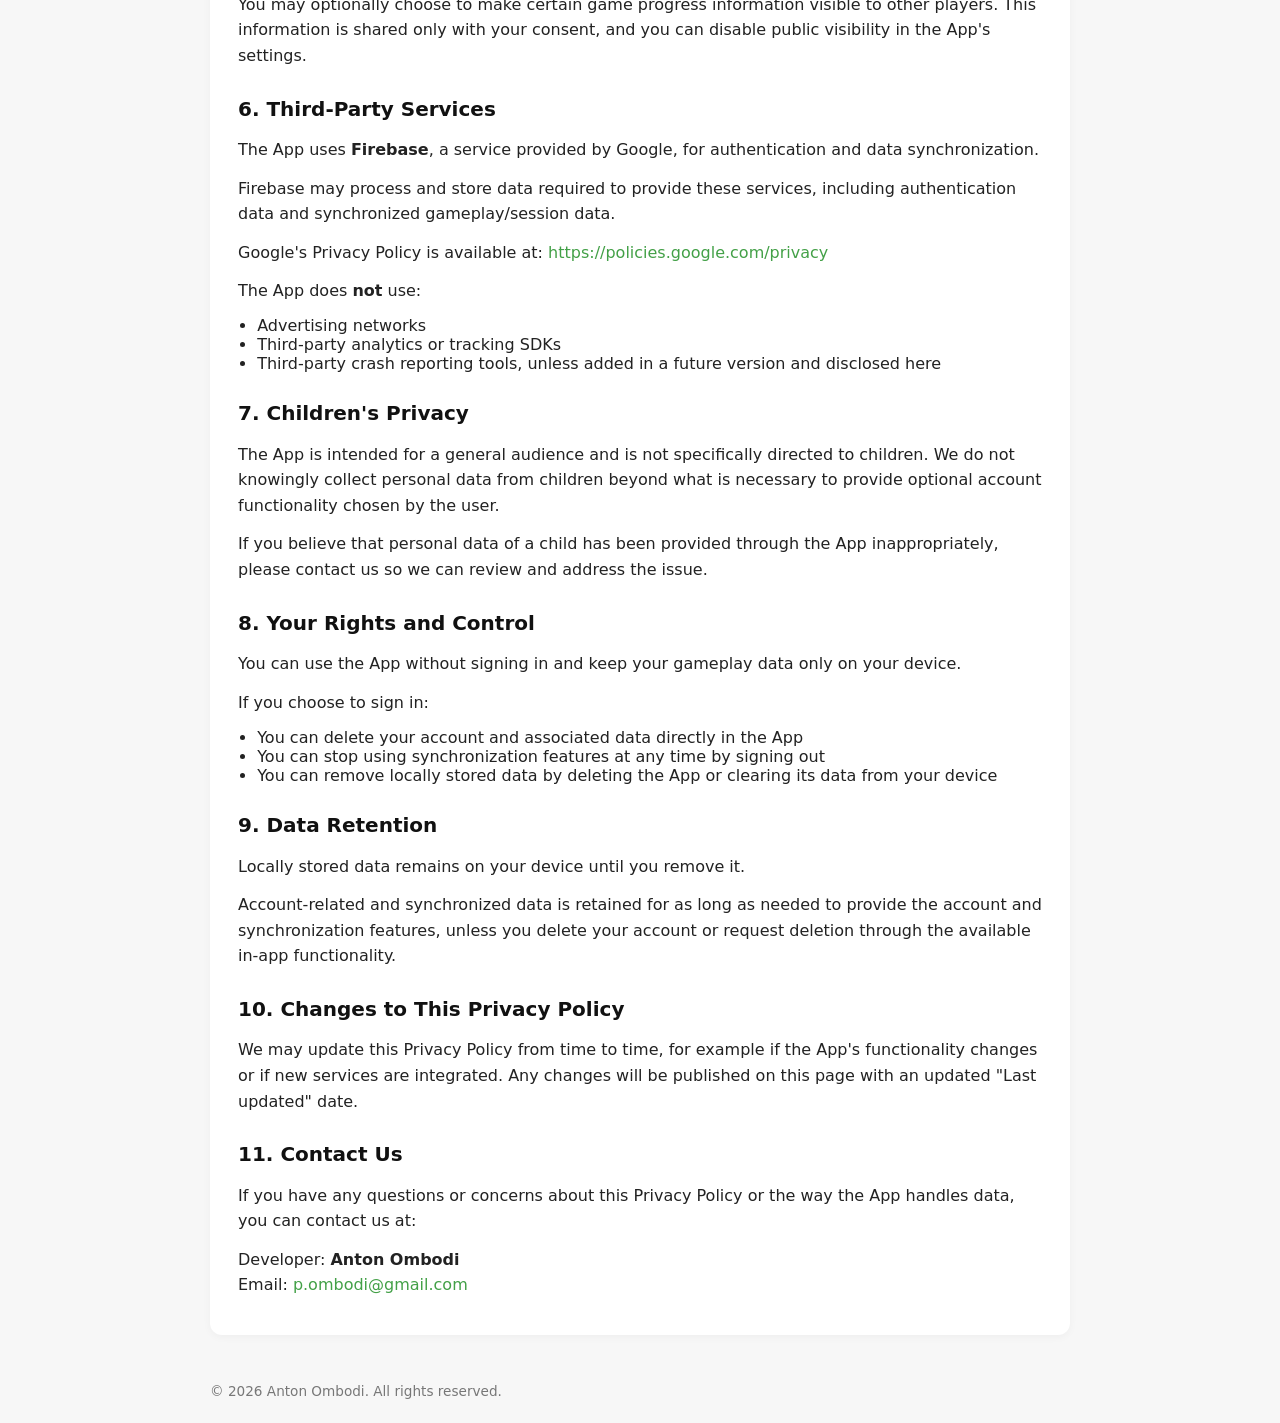
<file: ios/en/index.html>
<!DOCTYPE html>
<html lang="en">
<head>
  <meta charset="UTF-8" />
  <title>Privacy Policy - Caesar Puzzle Calendar</title>
  <meta name="viewport" content="width=device-width, initial-scale=1.0" />
  <meta
    name="description"
    content="Privacy Policy for the Caesar Puzzle Calendar iOS mobile application by Anton Ombodi."
  />
  <style>
    :root {
      --accent: #43a047;
    }

    * {
      box-sizing: border-box;
    }

    body {
      margin: 0;
      font-family: system-ui, -apple-system, BlinkMacSystemFont, "Segoe UI", sans-serif;
      background-color: #f7f7f7;
      color: #222;
    }

    header {
      background: var(--accent);
      color: #fff;
      padding: 0.75rem 1.25rem;
      display: flex;
      align-items: center;
      justify-content: space-between;
      gap: 1rem;
    }

    .brand-title {
      display: flex;
      flex-direction: column;
      line-height: 1.2;
    }

    .brand-title span:first-child {
      font-weight: 600;
    }

    nav.lang-switch {
      display: flex;
      gap: 0.5rem;
      font-size: 0.9rem;
    }

    nav.lang-switch a,
    nav.lang-switch span {
      padding: 0.25rem 0.6rem;
      border-radius: 999px;
      text-decoration: none;
      white-space: nowrap;
    }

    nav.lang-switch a {
      background: rgba(255, 255, 255, 0.12);
      color: #fff;
    }

    nav.lang-switch a:hover {
      background: rgba(255, 255, 255, 0.22);
    }

    nav.lang-switch span.active {
      background: #fff;
      color: var(--accent);
      font-weight: 600;
    }

    main {
      max-width: 900px;
      margin: 1.5rem auto 3rem;
      padding: 0 1.25rem;
    }

    .card {
      background: #fff;
      border-radius: 12px;
      padding: 1.5rem 1.75rem;
      box-shadow: 0 2px 8px rgba(0, 0, 0, 0.04);
    }

    h1,
    h2 {
      color: #111;
    }

    h1 {
      font-size: 1.9rem;
      margin-top: 0;
      margin-bottom: 0.5rem;
    }

    h2 {
      margin-top: 1.75rem;
      font-size: 1.25rem;
    }

    p {
      margin: 0.3rem 0 0.8rem;
      line-height: 1.6;
    }

    .meta {
      font-size: 0.9rem;
      color: #666;
      margin-bottom: 1rem;
    }

    ul {
      padding-left: 1.2rem;
      margin-top: 0.2rem;
    }

    a {
      color: var(--accent);
      text-decoration: none;
    }

    a:hover {
      text-decoration: underline;
    }

    footer {
      max-width: 900px;
      margin: 0 auto 1.5rem;
      padding: 0 1.25rem;
      font-size: 0.85rem;
      color: #777;
    }

    @media (max-width: 600px) {
      header {
        align-items: flex-start;
        flex-direction: column;
      }

      .card {
        padding: 1.25rem;
      }
    }
  </style>
</head>
<body>
  <header>
    <div class="brand-title">
      <span>Caesar Puzzle Calendar</span>
      <span style="font-size: 0.8rem; opacity: 0.9;">Privacy Policy for iOS</span>
    </div>
    <nav class="lang-switch" aria-label="Language switcher">
      <span class="active">EN</span>
      <a href="../ua/">UA</a>
    </nav>
  </header>

  <main>
    <section class="card">
      <h1>Privacy Policy for Caesar Puzzle Calendar</h1>
      <p class="meta">
        App: <strong>Caesar Puzzle Calendar</strong><br />
        Platform: <strong>iOS</strong><br />
        Developer: <strong>Anton Ombodi</strong><br />
        Last updated: <strong>October 26, 2026</strong>
      </p>

      <p>
        This Privacy Policy explains how the mobile application
        <strong>Caesar Puzzle Calendar</strong> ("the App") provided by
        <strong>Anton Ombodi</strong> ("we", "us", or "our") handles user data.
        By using the App, you agree to the practices described in this Privacy Policy.
      </p>

      <h2>1. Overview</h2>
      <p>
        Caesar Puzzle Calendar can be used as a local offline puzzle game.
        Some features, such as account-based synchronization across devices,
        are optional and require signing in.
      </p>
      <p>
        We do not use advertising SDKs, and we do not use analytics or tracking
        services to profile users or measure behavior for marketing purposes.
      </p>

      <h2>2. Data We May Process</h2>
      <p>The data processed by the App depends on how you use it.</p>
      <ul>
        <li>
          <strong>Without signing in:</strong> the App may store gameplay progress,
          puzzle history, and settings locally on your device.
        </li>
        <li>
          <strong>When you choose to sign in:</strong> the App may process account
          and synchronization data needed to support cross-device functionality.
        </li>
      </ul>

      <h2>3. Authentication</h2>
      <p>The App offers optional sign-in using Apple and Google accounts.</p>
      <p>
        If you choose to sign in, we may receive basic account information from the
        authentication provider, such as:
      </p>
      <ul>
        <li>A unique user identifier</li>
        <li>Email address, if provided by the sign-in provider</li>
        <li>Display name, if available</li>
      </ul>
      <p>This information is used solely to:</p>
      <ul>
        <li>Authenticate your account</li>
        <li>Enable synchronization across devices</li>
        <li>Associate your gameplay data with your account</li>
      </ul>

      <h2>4. Data Stored Locally on Your Device</h2>
      <p>
        To provide core game functionality, the App may store data locally on your device, such as:
      </p>
      <ul>
        <li>Current game progress and puzzle state</li>
        <li>Unfinished and completed sessions</li>
        <li>Move history and replay-related data</li>
        <li>Game settings and preferences</li>
        <li>Locally cached account/session information required for sign-in</li>
      </ul>
      <p>If you use the App without signing in, this data remains only on your device.</p>

      <h2>5. Game Progress and Cloud Synchronization</h2>
      <p>
        When you sign in, your game progress, session history, and saved puzzle
        solutions may be stored in the cloud and associated with your account
        to enable synchronization and restoration across devices, including
        supported web access.
      </p>
      <p>This synchronized data may include:</p>
      <ul>
        <li>Gameplay progress and puzzle history</li>
        <li>Saved sessions</li>
        <li>Saved puzzle solutions</li>
        <li>User settings and preferences</li>
        <li>Technical account identifiers needed for synchronization</li>
      </ul>

      <p>
        You may optionally choose to make certain game progress information visible
        to other players. This information is shared only with your consent, and
        you can disable public visibility in the App's settings.
      </p>

      <h2>6. Third-Party Services</h2>
      <p>
        The App uses <strong>Firebase</strong>, a service provided by Google, for
        authentication and data synchronization.
      </p>
      <p>
        Firebase may process and store data required to provide these services,
        including authentication data and synchronized gameplay/session data.
      </p>
      <p>
        Google's Privacy Policy is available at:
        <a href="https://policies.google.com/privacy">https://policies.google.com/privacy</a>
      </p>
      <p>The App does <strong>not</strong> use:</p>
      <ul>
        <li>Advertising networks</li>
        <li>Third-party analytics or tracking SDKs</li>
        <li>Third-party crash reporting tools, unless added in a future version and disclosed here</li>
      </ul>

      <h2>7. Children's Privacy</h2>
      <p>
        The App is intended for a general audience and is not specifically directed to children.
        We do not knowingly collect personal data from children beyond what is necessary to provide
        optional account functionality chosen by the user.
      </p>
      <p>
        If you believe that personal data of a child has been provided through the App inappropriately,
        please contact us so we can review and address the issue.
      </p>

      <h2>8. Your Rights and Control</h2>
      <p>You can use the App without signing in and keep your gameplay data only on your device.</p>
      <p>If you choose to sign in:</p>
      <ul>
        <li>You can delete your account and associated data directly in the App</li>
        <li>You can stop using synchronization features at any time by signing out</li>
        <li>You can remove locally stored data by deleting the App or clearing its data from your device</li>
      </ul>

      <h2>9. Data Retention</h2>
      <p>Locally stored data remains on your device until you remove it.</p>
      <p>
        Account-related and synchronized data is retained for as long as needed to provide
        the account and synchronization features, unless you delete your account or request deletion
        through the available in-app functionality.
      </p>

      <h2>10. Changes to This Privacy Policy</h2>
      <p>
        We may update this Privacy Policy from time to time, for example if the App's
        functionality changes or if new services are integrated. Any changes will be published
        on this page with an updated "Last updated" date.
      </p>

      <h2>11. Contact Us</h2>
      <p>
        If you have any questions or concerns about this Privacy Policy or the way the App handles data,
        you can contact us at:
      </p>
      <p>
        Developer: <strong>Anton Ombodi</strong><br />
        Email: <a href="mailto:p.ombodi@gmail.com">p.ombodi@gmail.com</a>
      </p>
    </section>
  </main>

  <footer>
    &copy; <span id="year"></span> Anton Ombodi. All rights reserved.
  </footer>

  <script>
    document.getElementById("year").textContent = new Date().getFullYear();
  </script>
</body>
</html>
</file>
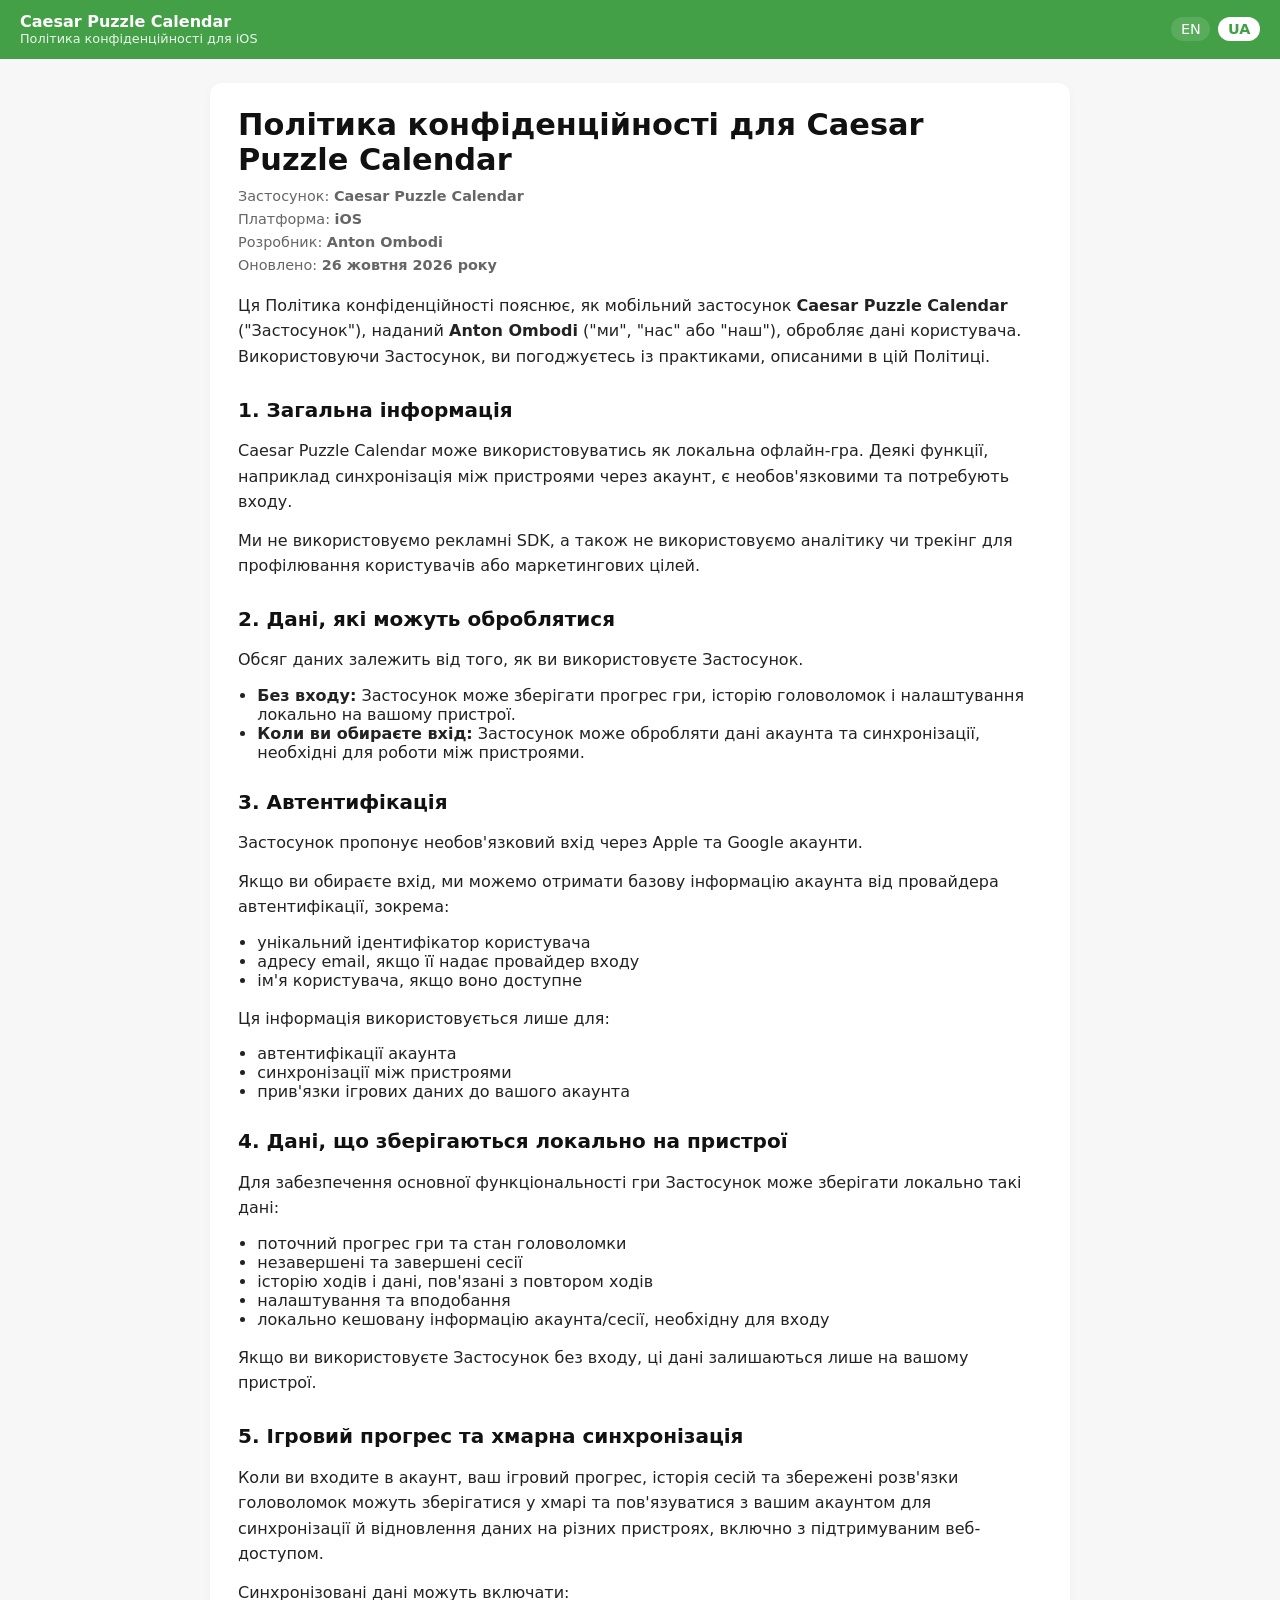
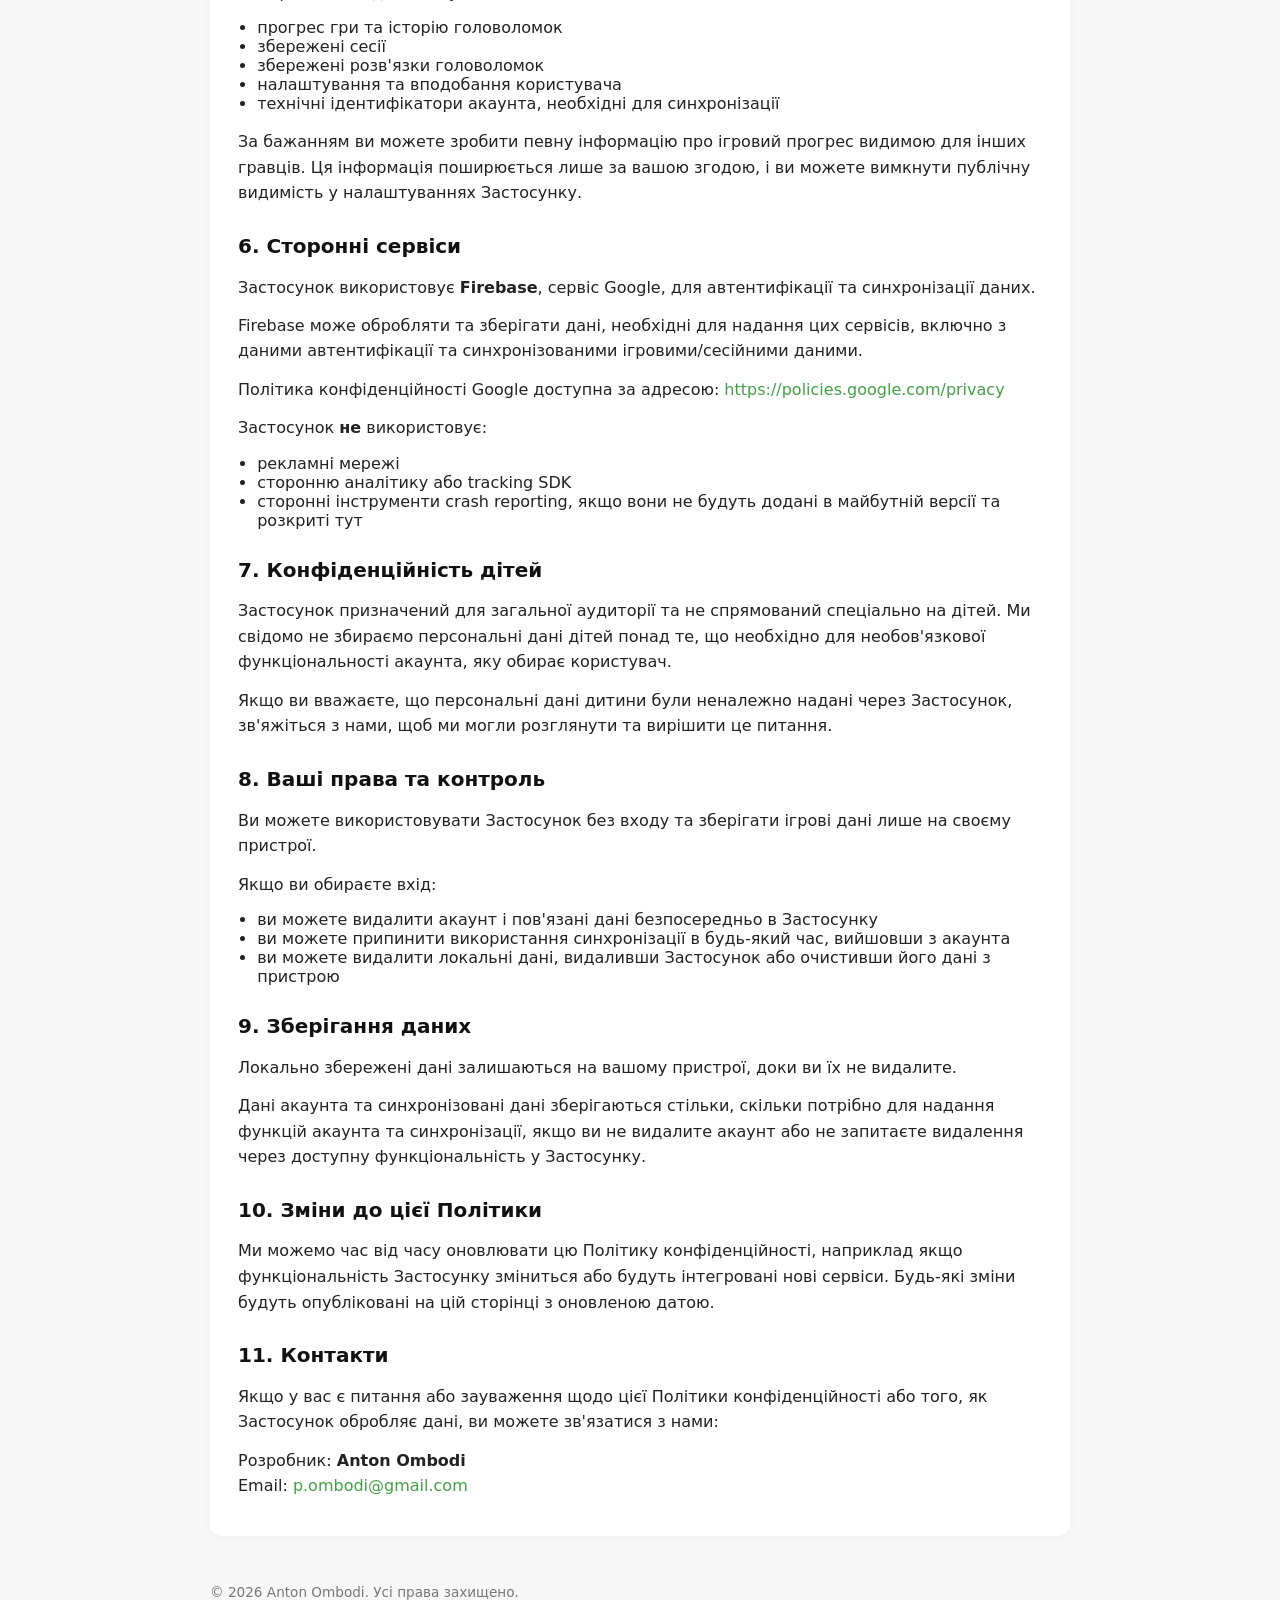
<file: ios/ua/index.html>
<!DOCTYPE html>
<html lang="uk">
<head>
  <meta charset="UTF-8" />
  <title>Політика конфіденційності - Caesar Puzzle Calendar для iOS</title>
  <meta name="viewport" content="width=device-width, initial-scale=1.0" />
  <meta
    name="description"
    content="Політика конфіденційності мобільного застосунку Caesar Puzzle Calendar для iOS від Anton Ombodi."
  />
  <style>
    :root {
      --accent: #43a047;
    }

    * {
      box-sizing: border-box;
    }

    body {
      margin: 0;
      font-family: system-ui, -apple-system, BlinkMacSystemFont, "Segoe UI", sans-serif;
      background-color: #f7f7f7;
      color: #222;
    }

    header {
      background: var(--accent);
      color: #fff;
      padding: 0.75rem 1.25rem;
      display: flex;
      align-items: center;
      justify-content: space-between;
      gap: 1rem;
    }

    .brand-title {
      display: flex;
      flex-direction: column;
      line-height: 1.2;
    }

    .brand-title span:first-child {
      font-weight: 600;
    }

    nav.lang-switch {
      display: flex;
      gap: 0.5rem;
      font-size: 0.9rem;
    }

    nav.lang-switch a,
    nav.lang-switch span {
      padding: 0.25rem 0.6rem;
      border-radius: 999px;
      text-decoration: none;
      white-space: nowrap;
    }

    nav.lang-switch a {
      background: rgba(255, 255, 255, 0.12);
      color: #fff;
    }

    nav.lang-switch a:hover {
      background: rgba(255, 255, 255, 0.22);
    }

    nav.lang-switch span.active {
      background: #fff;
      color: var(--accent);
      font-weight: 600;
    }

    main {
      max-width: 900px;
      margin: 1.5rem auto 3rem;
      padding: 0 1.25rem;
    }

    .card {
      background: #fff;
      border-radius: 12px;
      padding: 1.5rem 1.75rem;
      box-shadow: 0 2px 8px rgba(0, 0, 0, 0.04);
    }

    h1,
    h2 {
      color: #111;
    }

    h1 {
      font-size: 1.9rem;
      margin-top: 0;
      margin-bottom: 0.5rem;
    }

    h2 {
      margin-top: 1.75rem;
      font-size: 1.25rem;
    }

    p {
      margin: 0.3rem 0 0.8rem;
      line-height: 1.6;
    }

    .meta {
      font-size: 0.9rem;
      color: #666;
      margin-bottom: 1rem;
    }

    ul {
      padding-left: 1.2rem;
      margin-top: 0.2rem;
    }

    a {
      color: var(--accent);
      text-decoration: none;
    }

    a:hover {
      text-decoration: underline;
    }

    footer {
      max-width: 900px;
      margin: 0 auto 1.5rem;
      padding: 0 1.25rem;
      font-size: 0.85rem;
      color: #777;
    }

    @media (max-width: 600px) {
      header {
        align-items: flex-start;
        flex-direction: column;
      }

      .card {
        padding: 1.25rem;
      }
    }
  </style>
</head>
<body>
  <header>
    <div class="brand-title">
      <span>Caesar Puzzle Calendar</span>
      <span style="font-size: 0.8rem; opacity: 0.9;">Політика конфіденційності для iOS</span>
    </div>
    <nav class="lang-switch" aria-label="Перемикач мови">
      <a href="../en/">EN</a>
      <span class="active">UA</span>
    </nav>
  </header>

  <main>
    <section class="card">
      <h1>Політика конфіденційності для Caesar Puzzle Calendar</h1>
      <p class="meta">
        Застосунок: <strong>Caesar Puzzle Calendar</strong><br />
        Платформа: <strong>iOS</strong><br />
        Розробник: <strong>Anton Ombodi</strong><br />
        Оновлено: <strong>26 жовтня 2026 року</strong>
      </p>

      <p>
        Ця Політика конфіденційності пояснює, як мобільний застосунок
        <strong>Caesar Puzzle Calendar</strong> ("Застосунок"), наданий
        <strong>Anton Ombodi</strong> ("ми", "нас" або "наш"), обробляє дані
        користувача. Використовуючи Застосунок, ви погоджуєтесь із практиками,
        описаними в цій Політиці.
      </p>

      <h2>1. Загальна інформація</h2>
      <p>
        Caesar Puzzle Calendar може використовуватись як локальна офлайн-гра.
        Деякі функції, наприклад синхронізація між пристроями через акаунт,
        є необов'язковими та потребують входу.
      </p>
      <p>
        Ми не використовуємо рекламні SDK, а також не використовуємо аналітику
        чи трекінг для профілювання користувачів або маркетингових цілей.
      </p>

      <h2>2. Дані, які можуть оброблятися</h2>
      <p>Обсяг даних залежить від того, як ви використовуєте Застосунок.</p>
      <ul>
        <li>
          <strong>Без входу:</strong> Застосунок може зберігати прогрес гри,
          історію головоломок і налаштування локально на вашому пристрої.
        </li>
        <li>
          <strong>Коли ви обираєте вхід:</strong> Застосунок може обробляти
          дані акаунта та синхронізації, необхідні для роботи між пристроями.
        </li>
      </ul>

      <h2>3. Автентифікація</h2>
      <p>Застосунок пропонує необов'язковий вхід через Apple та Google акаунти.</p>
      <p>
        Якщо ви обираєте вхід, ми можемо отримати базову інформацію акаунта
        від провайдера автентифікації, зокрема:
      </p>
      <ul>
        <li>унікальний ідентифікатор користувача</li>
        <li>адресу email, якщо її надає провайдер входу</li>
        <li>ім'я користувача, якщо воно доступне</li>
      </ul>
      <p>Ця інформація використовується лише для:</p>
      <ul>
        <li>автентифікації акаунта</li>
        <li>синхронізації між пристроями</li>
        <li>прив'язки ігрових даних до вашого акаунта</li>
      </ul>

      <h2>4. Дані, що зберігаються локально на пристрої</h2>
      <p>
        Для забезпечення основної функціональності гри Застосунок може
        зберігати локально такі дані:
      </p>
      <ul>
        <li>поточний прогрес гри та стан головоломки</li>
        <li>незавершені та завершені сесії</li>
        <li>історію ходів і дані, пов'язані з повтором ходів</li>
        <li>налаштування та вподобання</li>
        <li>локально кешовану інформацію акаунта/сесії, необхідну для входу</li>
      </ul>
      <p>Якщо ви використовуєте Застосунок без входу, ці дані залишаються лише на вашому пристрої.</p>

      <h2>5. Ігровий прогрес та хмарна синхронізація</h2>
      <p>
        Коли ви входите в акаунт, ваш ігровий прогрес, історія сесій та збережені
        розв'язки головоломок можуть зберігатися у хмарі та пов'язуватися з вашим
        акаунтом для синхронізації й відновлення даних на різних пристроях,
        включно з підтримуваним веб-доступом.
      </p>
      <p>Синхронізовані дані можуть включати:</p>
      <ul>
        <li>прогрес гри та історію головоломок</li>
        <li>збережені сесії</li>
        <li>збережені розв'язки головоломок</li>
        <li>налаштування та вподобання користувача</li>
        <li>технічні ідентифікатори акаунта, необхідні для синхронізації</li>
      </ul>

      <p>
        За бажанням ви можете зробити певну інформацію про ігровий прогрес
        видимою для інших гравців. Ця інформація поширюється лише за вашою
        згодою, і ви можете вимкнути публічну видимість у налаштуваннях Застосунку.
      </p>

      <h2>6. Сторонні сервіси</h2>
      <p>
        Застосунок використовує <strong>Firebase</strong>, сервіс Google,
        для автентифікації та синхронізації даних.
      </p>
      <p>
        Firebase може обробляти та зберігати дані, необхідні для надання цих
        сервісів, включно з даними автентифікації та синхронізованими
        ігровими/сесійними даними.
      </p>
      <p>
        Політика конфіденційності Google доступна за адресою:
        <a href="https://policies.google.com/privacy">https://policies.google.com/privacy</a>
      </p>
      <p>Застосунок <strong>не</strong> використовує:</p>
      <ul>
        <li>рекламні мережі</li>
        <li>сторонню аналітику або tracking SDK</li>
        <li>сторонні інструменти crash reporting, якщо вони не будуть додані в майбутній версії та розкриті тут</li>
      </ul>

      <h2>7. Конфіденційність дітей</h2>
      <p>
        Застосунок призначений для загальної аудиторії та не спрямований
        спеціально на дітей. Ми свідомо не збираємо персональні дані дітей
        понад те, що необхідно для необов'язкової функціональності акаунта,
        яку обирає користувач.
      </p>
      <p>
        Якщо ви вважаєте, що персональні дані дитини були неналежно надані
        через Застосунок, зв'яжіться з нами, щоб ми могли розглянути та
        вирішити це питання.
      </p>

      <h2>8. Ваші права та контроль</h2>
      <p>Ви можете використовувати Застосунок без входу та зберігати ігрові дані лише на своєму пристрої.</p>
      <p>Якщо ви обираєте вхід:</p>
      <ul>
        <li>ви можете видалити акаунт і пов'язані дані безпосередньо в Застосунку</li>
        <li>ви можете припинити використання синхронізації в будь-який час, вийшовши з акаунта</li>
        <li>ви можете видалити локальні дані, видаливши Застосунок або очистивши його дані з пристрою</li>
      </ul>

      <h2>9. Зберігання даних</h2>
      <p>Локально збережені дані залишаються на вашому пристрої, доки ви їх не видалите.</p>
      <p>
        Дані акаунта та синхронізовані дані зберігаються стільки, скільки
        потрібно для надання функцій акаунта та синхронізації, якщо ви не
        видалите акаунт або не запитаєте видалення через доступну
        функціональність у Застосунку.
      </p>

      <h2>10. Зміни до цієї Політики</h2>
      <p>
        Ми можемо час від часу оновлювати цю Політику конфіденційності,
        наприклад якщо функціональність Застосунку зміниться або будуть
        інтегровані нові сервіси. Будь-які зміни будуть опубліковані на цій
        сторінці з оновленою датою.
      </p>

      <h2>11. Контакти</h2>
      <p>
        Якщо у вас є питання або зауваження щодо цієї Політики конфіденційності
        або того, як Застосунок обробляє дані, ви можете зв'язатися з нами:
      </p>
      <p>
        Розробник: <strong>Anton Ombodi</strong><br />
        Email: <a href="mailto:p.ombodi@gmail.com">p.ombodi@gmail.com</a>
      </p>
    </section>
  </main>

  <footer>
    &copy; <span id="year"></span> Anton Ombodi. Усі права захищено.
  </footer>

  <script>
    document.getElementById("year").textContent = new Date().getFullYear();
  </script>
</body>
</html>
</file>
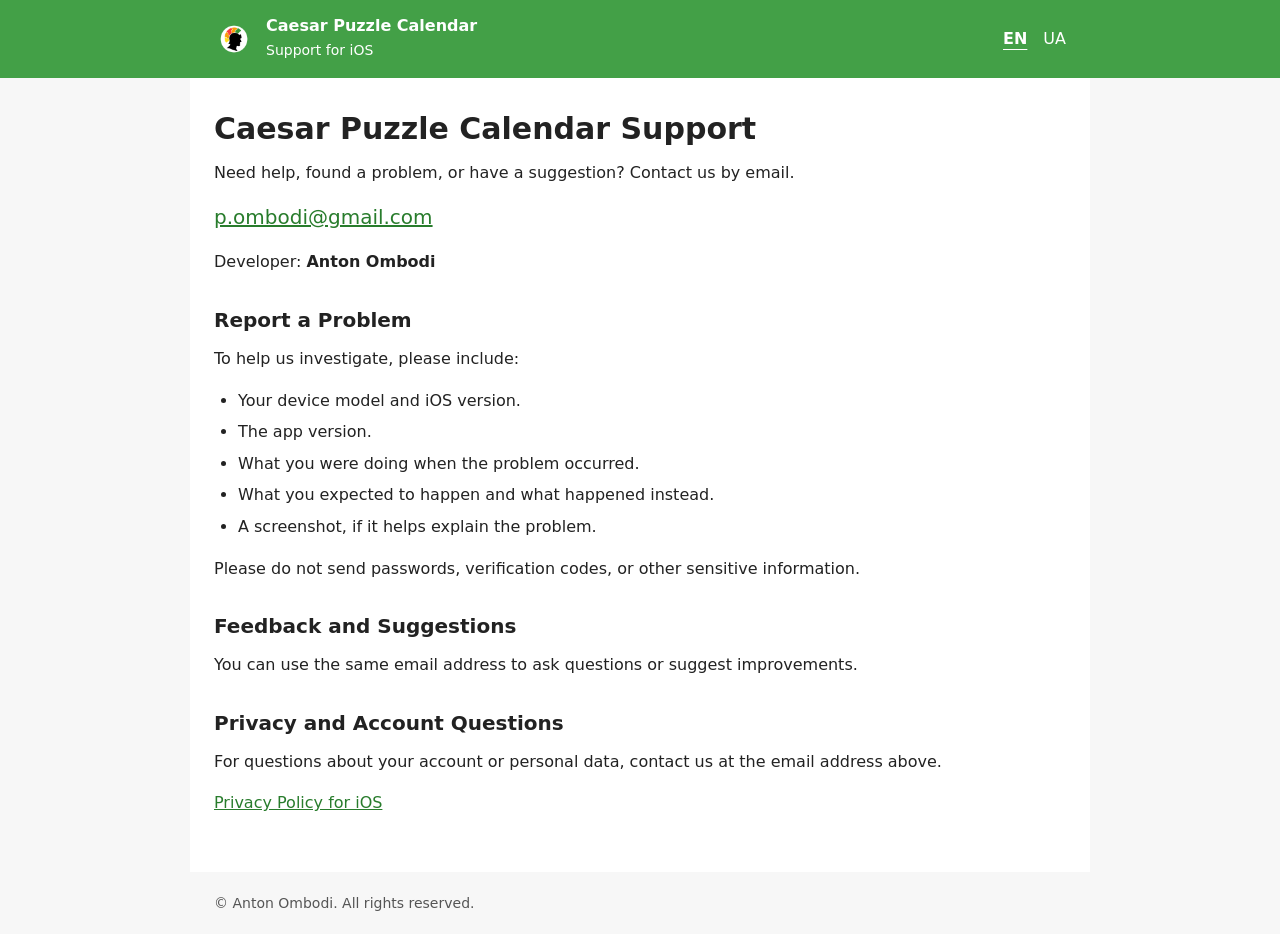
<file: support/en/index.html>
<!DOCTYPE html>
<html lang="en">
<head>
  <meta charset="UTF-8" />
  <meta name="viewport" content="width=device-width, initial-scale=1" />
  <title>Support - Caesar Puzzle Calendar</title>
  <meta name="description" content="Contact Anton Ombodi for help with Caesar Puzzle Calendar for iOS, report a problem, or share feedback." />
  <link rel="icon" type="image/png" href="../../assets/favicon_64.png" />
  <link rel="stylesheet" href="../style.css" />
  <link rel="alternate" hreflang="en" href="../en/" />
  <link rel="alternate" hreflang="uk" href="../ua/" />
</head>
<body>
  <header>
    <div class="header-inner">
      <div class="brand">
        <img src="../../assets/icon_512.png" width="40" height="40" alt="" />
        <div><strong>Caesar Puzzle Calendar</strong><span>Support for iOS</span></div>
      </div>
      <nav aria-label="Language">
        <a href="../en/" lang="en" hreflang="en" aria-current="page">EN</a>
        <a href="../ua/" lang="uk" hreflang="uk">UA</a>
      </nav>
    </div>
  </header>
  <main>
    <h1>Caesar Puzzle Calendar Support</h1>
    <p>Need help, found a problem, or have a suggestion? Contact us by email.</p>
    <p class="contact"><a href="mailto:p.ombodi@gmail.com?subject=Caesar%20Puzzle%20Calendar%20Support">p.ombodi@gmail.com</a></p>
    <p>Developer: <strong>Anton Ombodi</strong></p>

    <h2>Report a Problem</h2>
    <p>To help us investigate, please include:</p>
    <ul>
      <li>Your device model and iOS version.</li>
      <li>The app version.</li>
      <li>What you were doing when the problem occurred.</li>
      <li>What you expected to happen and what happened instead.</li>
      <li>A screenshot, if it helps explain the problem.</li>
    </ul>
    <p>Please do not send passwords, verification codes, or other sensitive information.</p>

    <h2>Feedback and Suggestions</h2>
    <p>You can use the same email address to ask questions or suggest improvements.</p>

    <h2>Privacy and Account Questions</h2>
    <p>For questions about your account or personal data, contact us at the email address above.</p>
    <p><a href="../../ios/en/">Privacy Policy for iOS</a></p>
  </main>
  <footer>&copy; Anton Ombodi. All rights reserved.</footer>
</body>
</html>
</file>
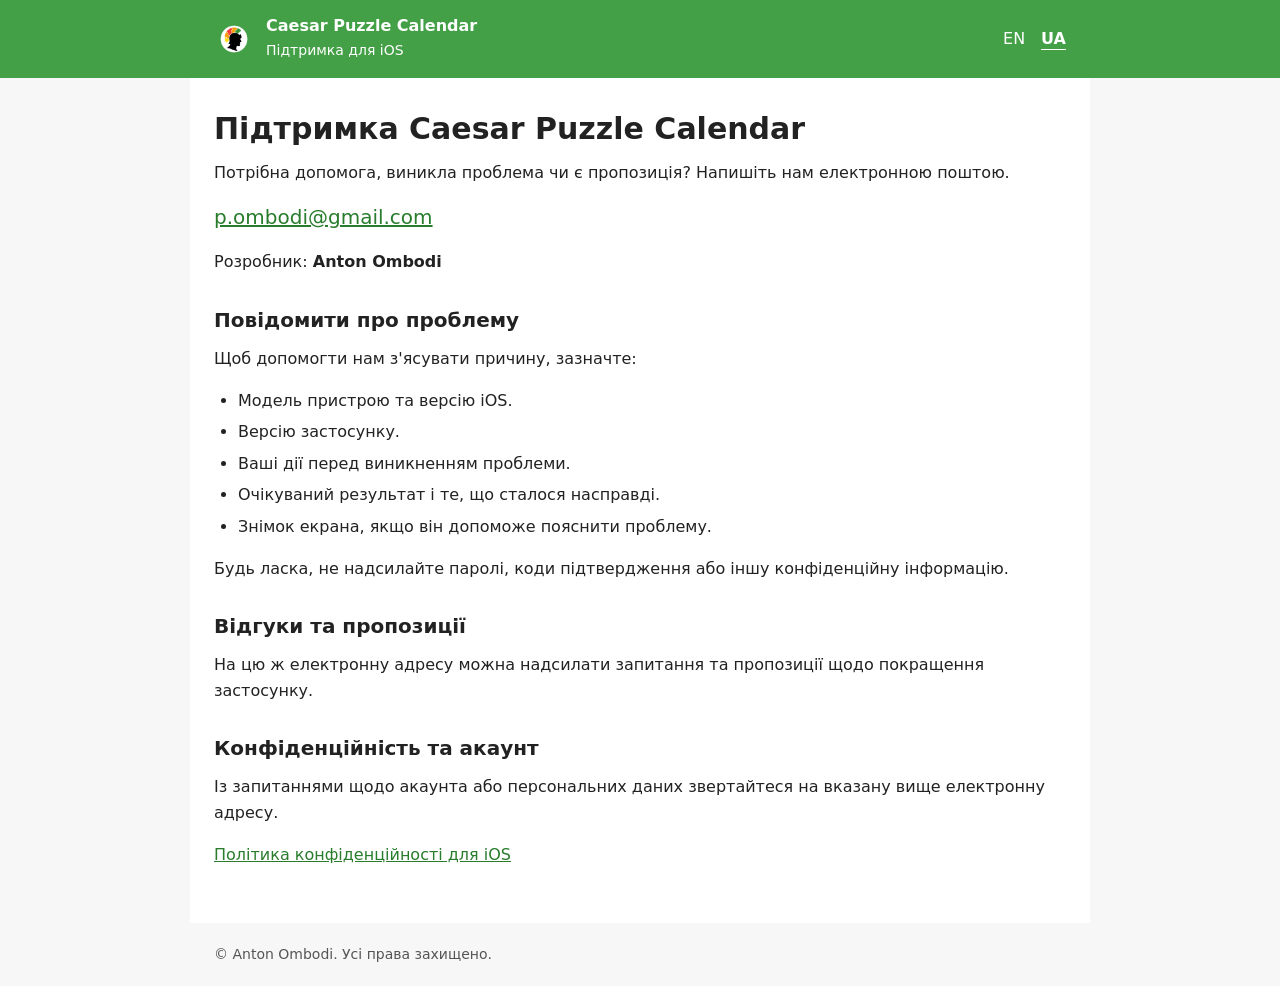
<file: support/ua/index.html>
<!DOCTYPE html>
<html lang="uk">
<head>
  <meta charset="UTF-8" />
  <meta name="viewport" content="width=device-width, initial-scale=1" />
  <title>Підтримка - Caesar Puzzle Calendar</title>
  <meta name="description" content="Зверніться до Anton Ombodi щодо Caesar Puzzle Calendar для iOS: отримайте допомогу, повідомте про проблему або поділіться пропозицією." />
  <link rel="icon" type="image/png" href="../../assets/favicon_64.png" />
  <link rel="stylesheet" href="../style.css" />
  <link rel="alternate" hreflang="en" href="../en/" />
  <link rel="alternate" hreflang="uk" href="../ua/" />
</head>
<body>
  <header>
    <div class="header-inner">
      <div class="brand">
        <img src="../../assets/icon_512.png" width="40" height="40" alt="" />
        <div><strong>Caesar Puzzle Calendar</strong><span>Підтримка для iOS</span></div>
      </div>
      <nav aria-label="Мова">
        <a href="../en/" lang="en" hreflang="en">EN</a>
        <a href="../ua/" lang="uk" hreflang="uk" aria-current="page">UA</a>
      </nav>
    </div>
  </header>
  <main>
    <h1>Підтримка Caesar Puzzle Calendar</h1>
    <p>Потрібна допомога, виникла проблема чи є пропозиція? Напишіть нам електронною поштою.</p>
    <p class="contact"><a href="mailto:p.ombodi@gmail.com?subject=Caesar%20Puzzle%20Calendar%20Support">p.ombodi@gmail.com</a></p>
    <p>Розробник: <strong>Anton Ombodi</strong></p>

    <h2>Повідомити про проблему</h2>
    <p>Щоб допомогти нам з'ясувати причину, зазначте:</p>
    <ul>
      <li>Модель пристрою та версію iOS.</li>
      <li>Версію застосунку.</li>
      <li>Ваші дії перед виникненням проблеми.</li>
      <li>Очікуваний результат і те, що сталося насправді.</li>
      <li>Знімок екрана, якщо він допоможе пояснити проблему.</li>
    </ul>
    <p>Будь ласка, не надсилайте паролі, коди підтвердження або іншу конфіденційну інформацію.</p>

    <h2>Відгуки та пропозиції</h2>
    <p>На цю ж електронну адресу можна надсилати запитання та пропозиції щодо покращення застосунку.</p>

    <h2>Конфіденційність та акаунт</h2>
    <p>Із запитаннями щодо акаунта або персональних даних звертайтеся на вказану вище електронну адресу.</p>
    <p><a href="../../ios/ua/">Політика конфіденційності для iOS</a></p>
  </main>
  <footer>&copy; Anton Ombodi. Усі права захищено.</footer>
</body>
</html>
</file>
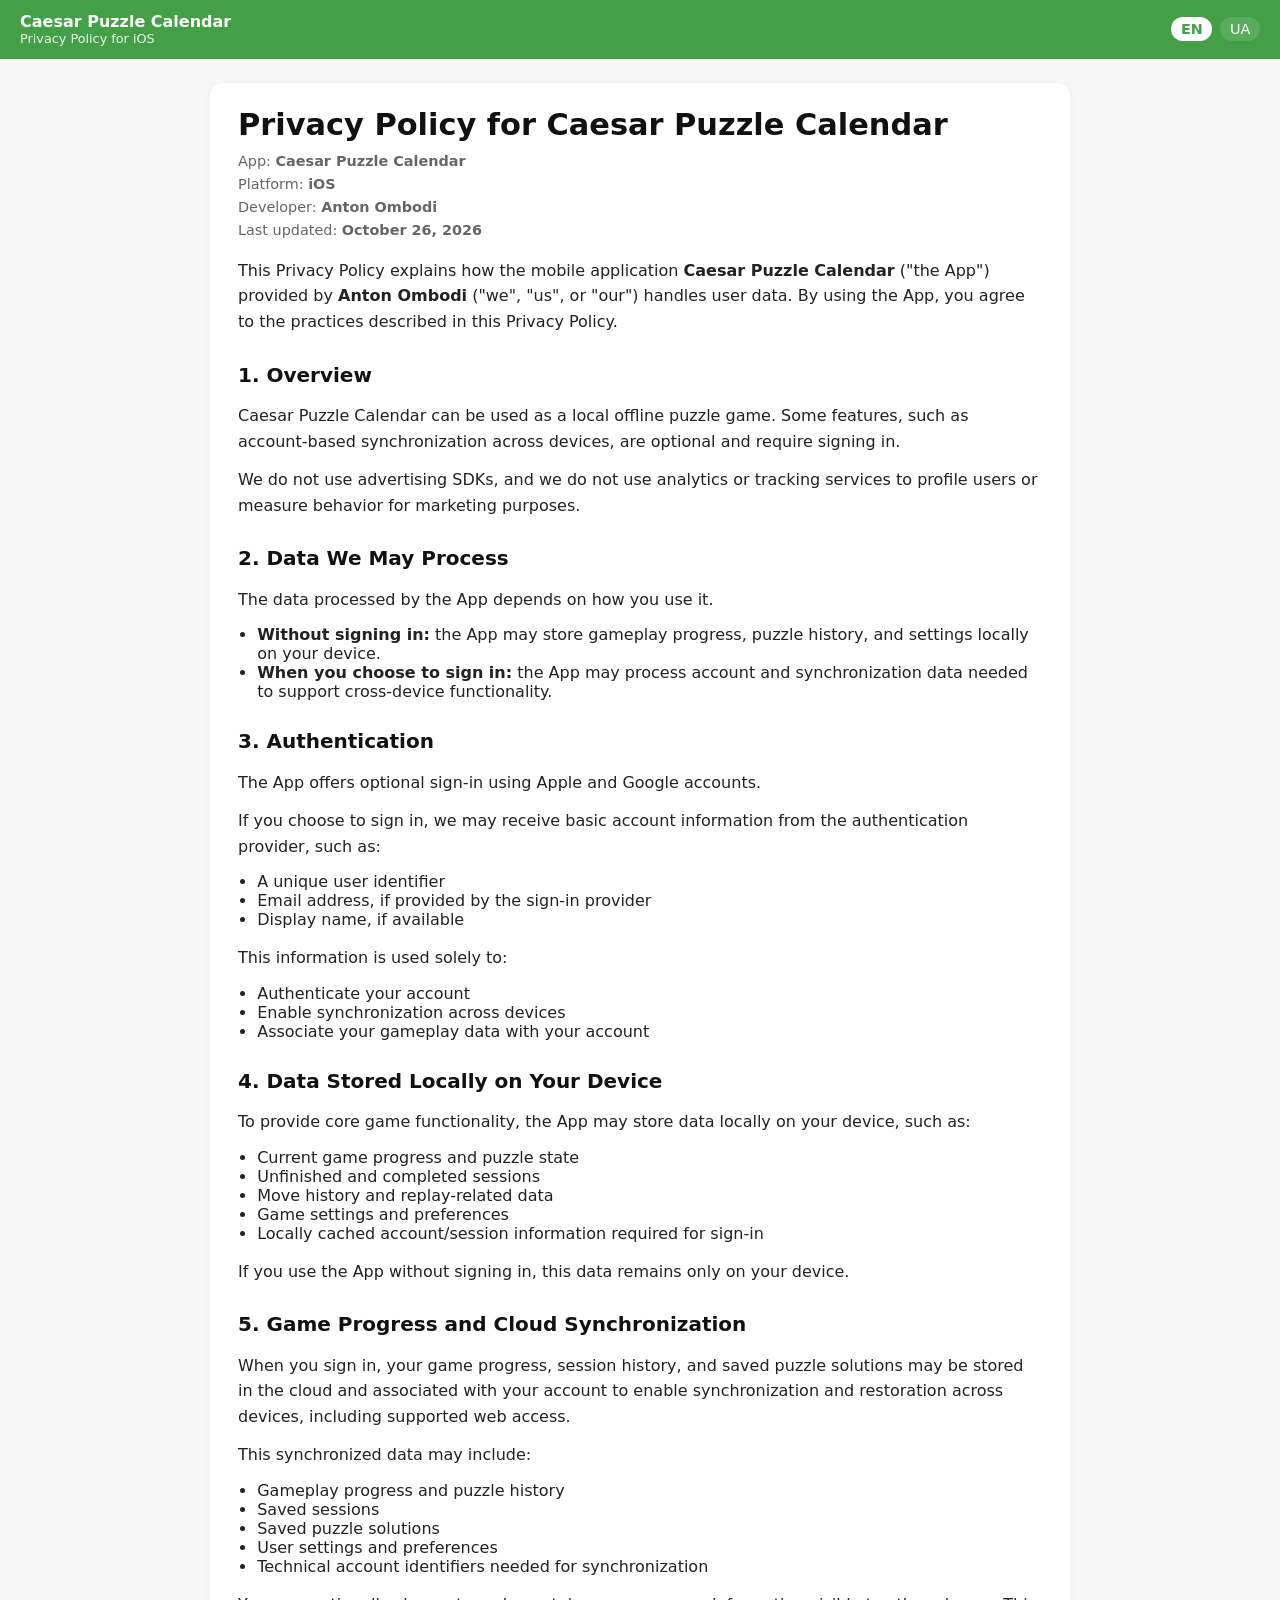
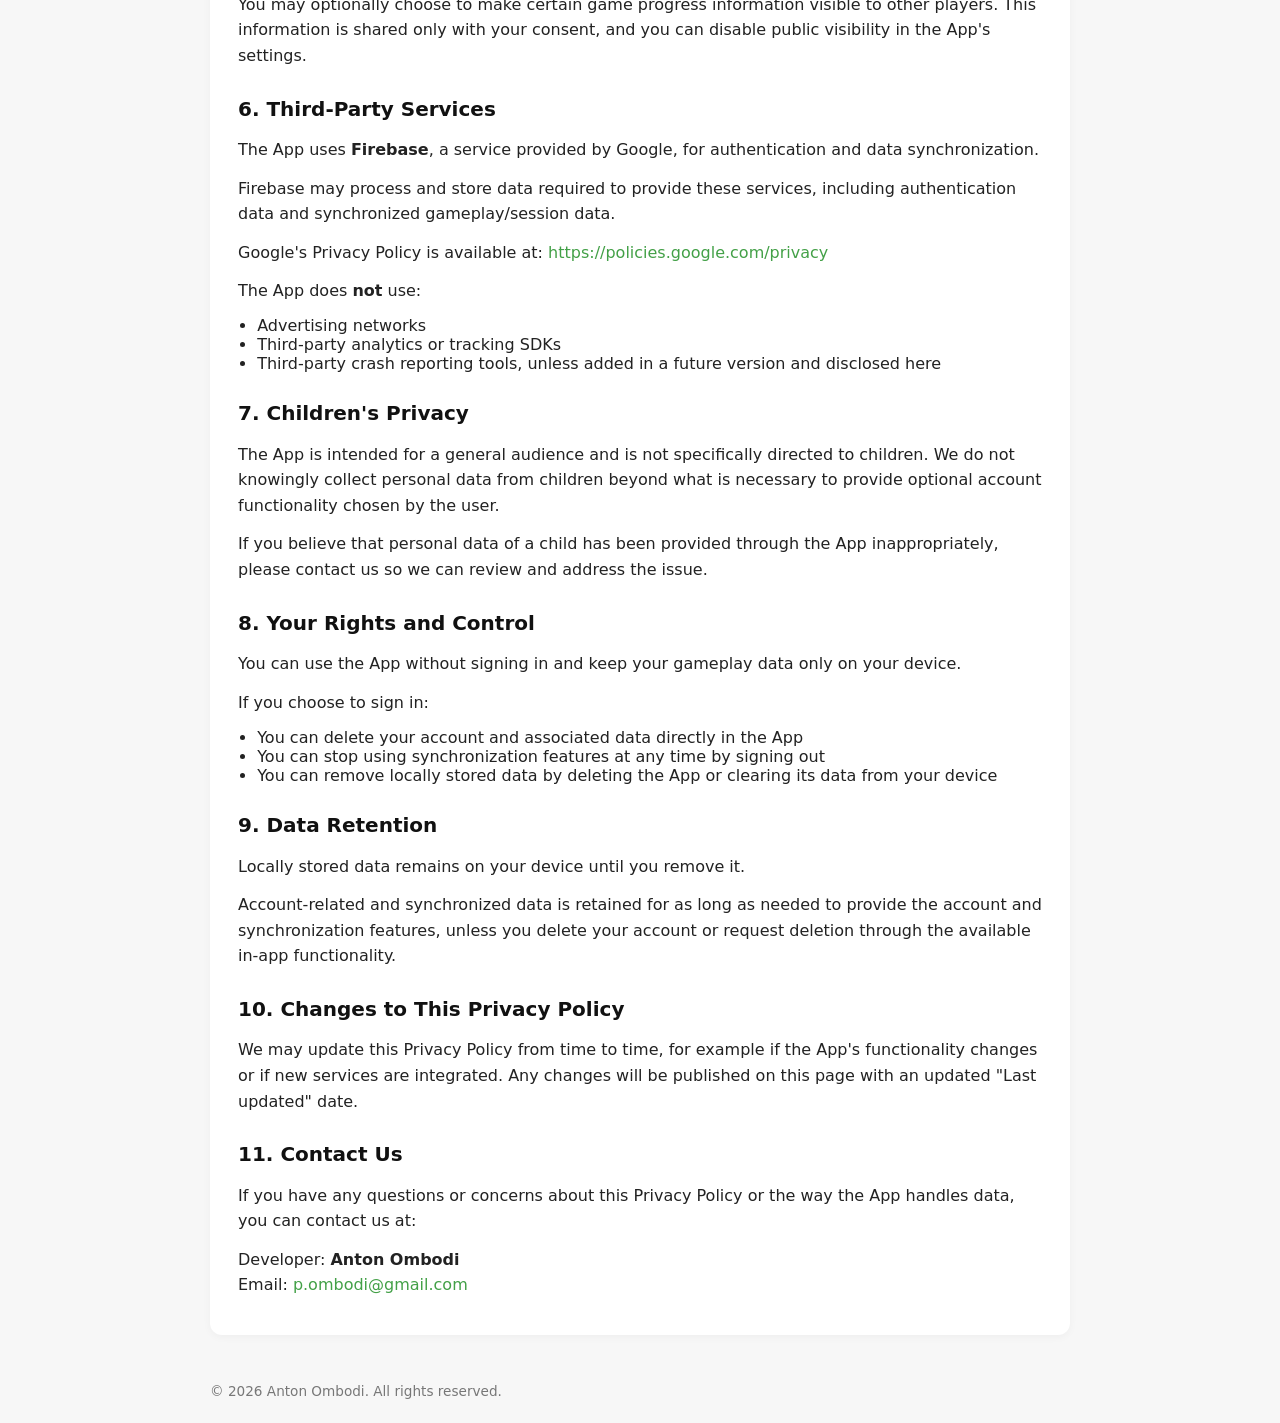
<file: index_ios.html>
<!DOCTYPE html>
<html>
<head>
  <meta charset="UTF-8" />
  <title>Redirecting...</title>
  <meta http-equiv="refresh" content="0; url=ios/en/" />
  <script>
    window.location.replace("ios/en/");
  </script>
</head>
<body>
  <p>If you are not redirected automatically, <a href="ios/en/">click here</a>.</p>
</body>
</html>
</file>
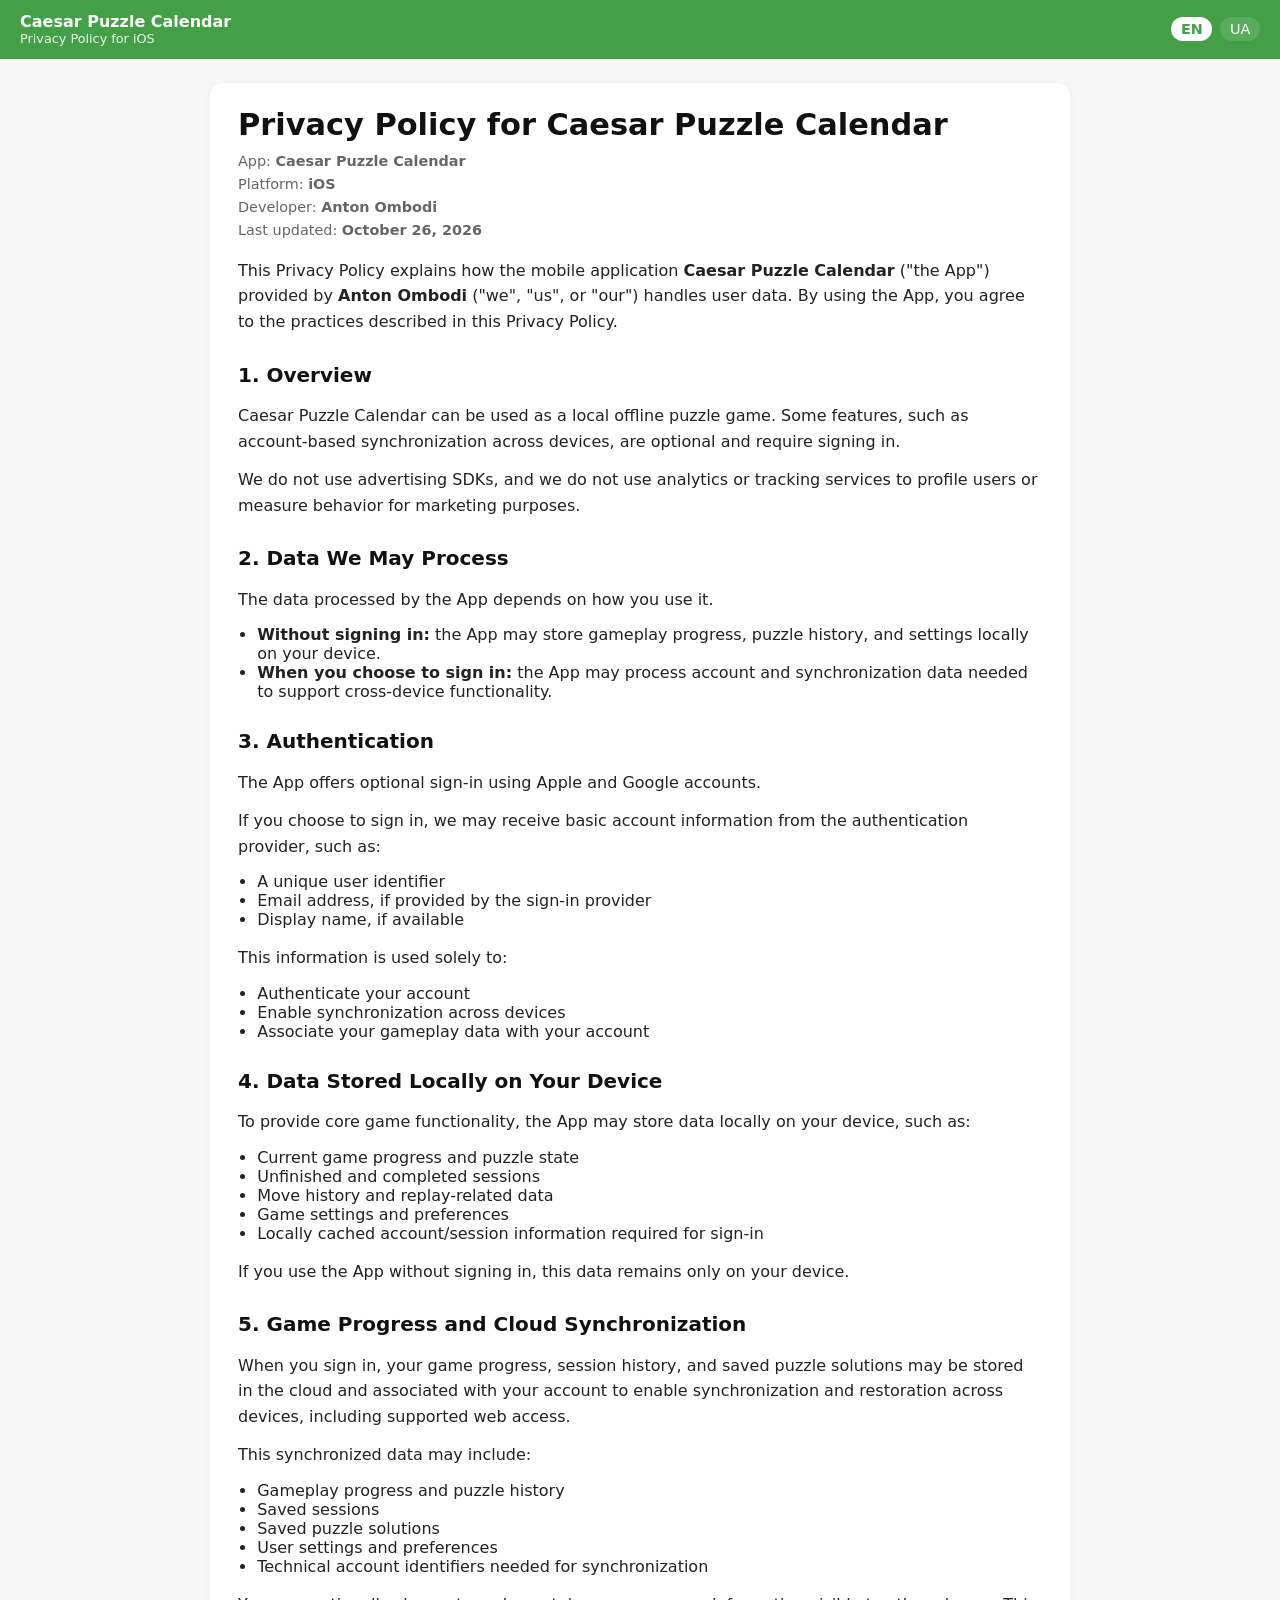
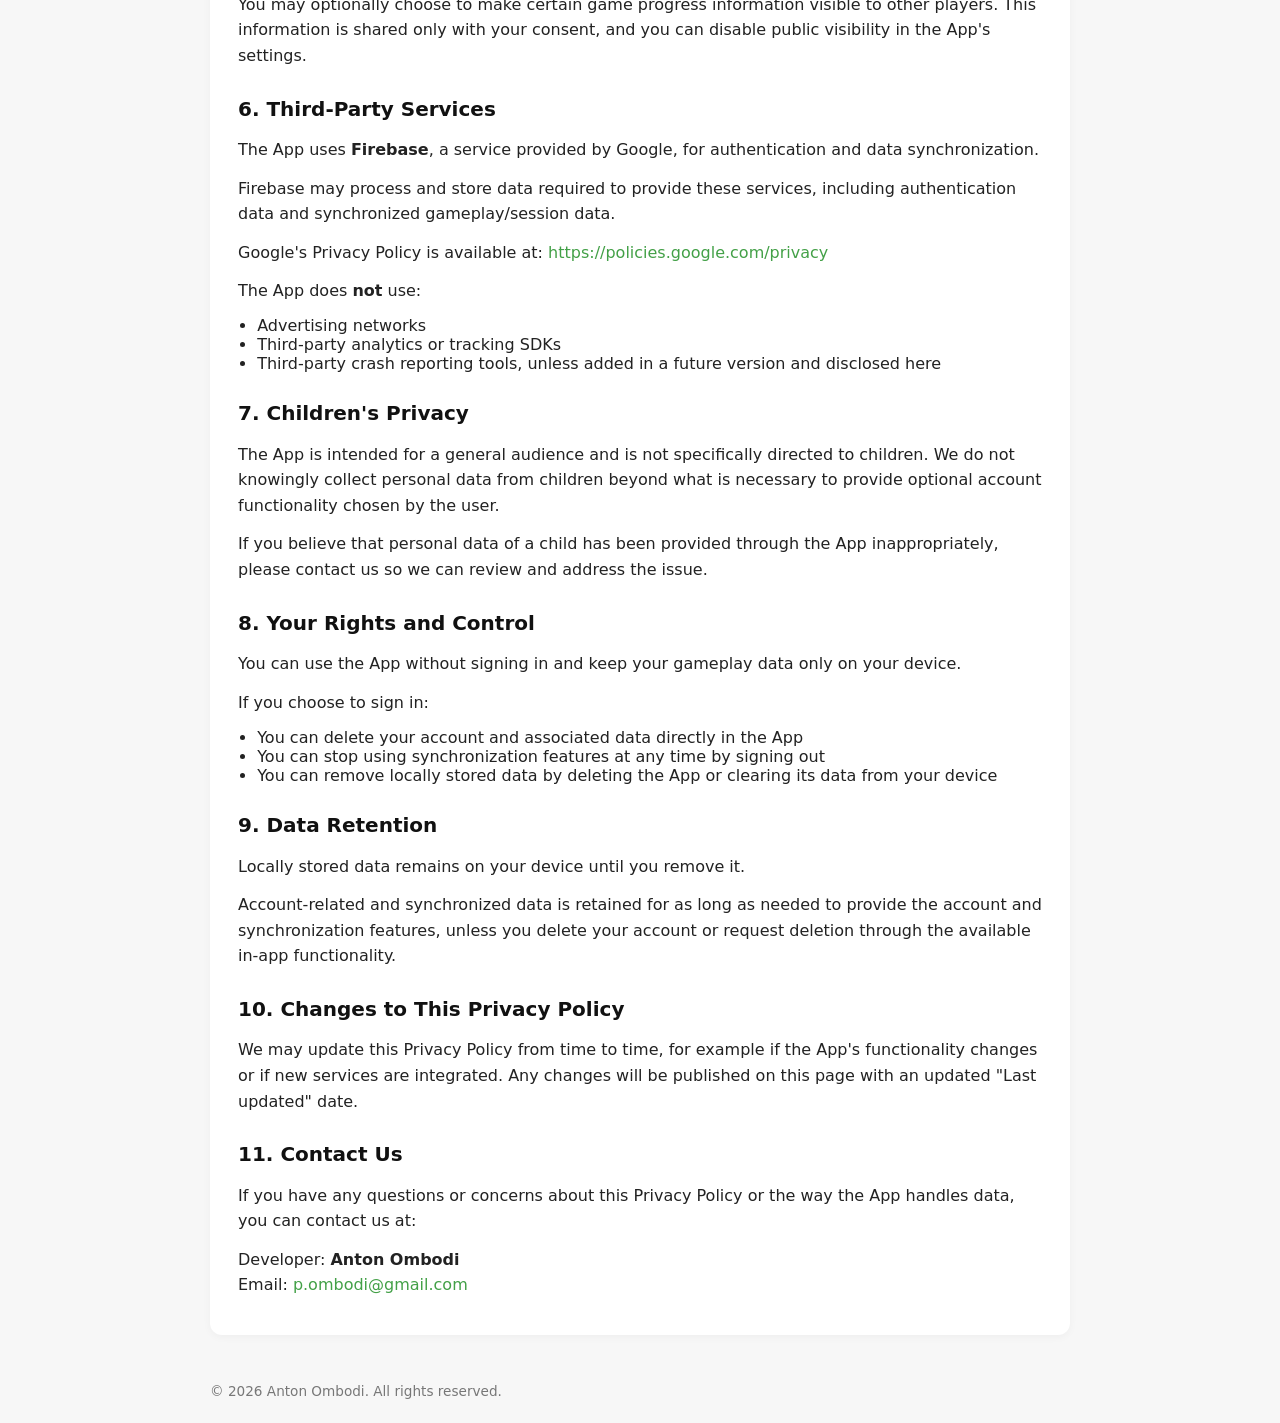
<file: en/index_ios.html>
<!DOCTYPE html>
<html>
<head>
  <meta charset="UTF-8" />
  <title>Redirecting...</title>
  <meta http-equiv="refresh" content="0; url=../ios/en/" />
  <script>
    window.location.replace("../ios/en/");
  </script>
</head>
<body>
  <p>If you are not redirected automatically, <a href="../ios/en/">click here</a>.</p>
</body>
</html>
</file>
<file: support/style.css>
:root { color-scheme: light; --accent: #287c2c; }
* { box-sizing: border-box; }
body { margin: 0; font-family: system-ui, -apple-system, BlinkMacSystemFont, "Segoe UI", sans-serif; color: #222; background: #f7f7f7; line-height: 1.6; }
header { background: #43a047; color: #fff; }
.header-inner { max-width: 900px; margin: auto; padding: 16px 24px; display: flex; align-items: center; justify-content: space-between; gap: 24px; flex-wrap: wrap; }
.brand { display: flex; align-items: center; gap: 12px; min-width: 0; }
.brand img { width: 40px; height: 40px; flex-shrink: 0; }
.brand strong { display: block; line-height: 1.3; }
.brand span { font-size: 14px; }
nav { display: flex; gap: 16px; flex-wrap: wrap; }
nav a { color: #fff; text-decoration: none; }
nav a[aria-current="page"] { font-weight: 700; text-decoration: underline; text-underline-offset: 5px; }
main { max-width: 900px; margin: auto; padding: 32px 24px 40px; background: #fff; }
h1 { font-size: 30px; line-height: 1.25; margin: 0 0 12px; }
h2 { font-size: 20px; line-height: 1.35; margin: 32px 0 12px; }
p { margin: 0 0 16px; }
ul { padding-left: 24px; }
li { margin: 6px 0; }
a { color: var(--accent); overflow-wrap: anywhere; }
a:focus-visible { outline: 3px solid #152c59; outline-offset: 4px; }
.contact { font-size: 20px; }
footer { max-width: 900px; margin: auto; padding: 20px 24px; color: #555; font-size: 14px; }
@media (max-width: 480px) {
  .header-inner, main, footer { padding-left: 20px; padding-right: 20px; }
  h1 { font-size: 26px; }
}
</file>
